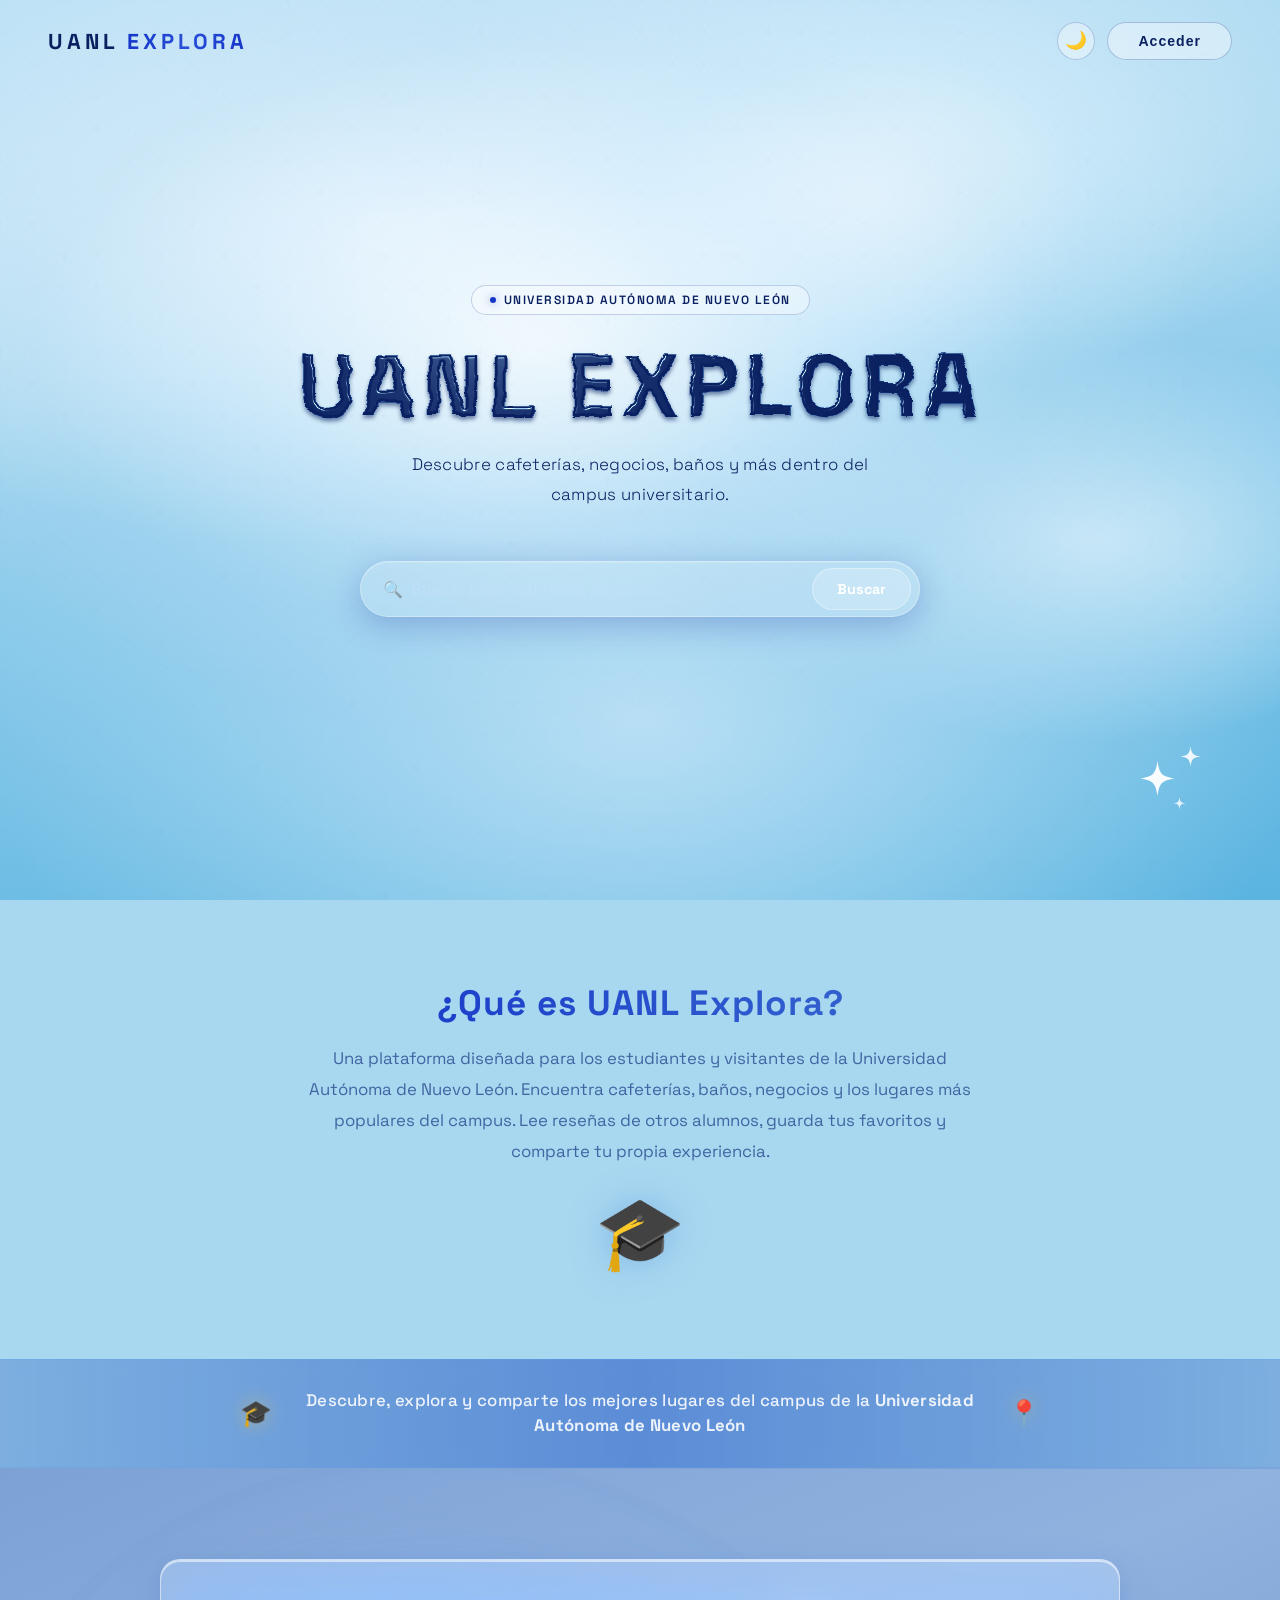
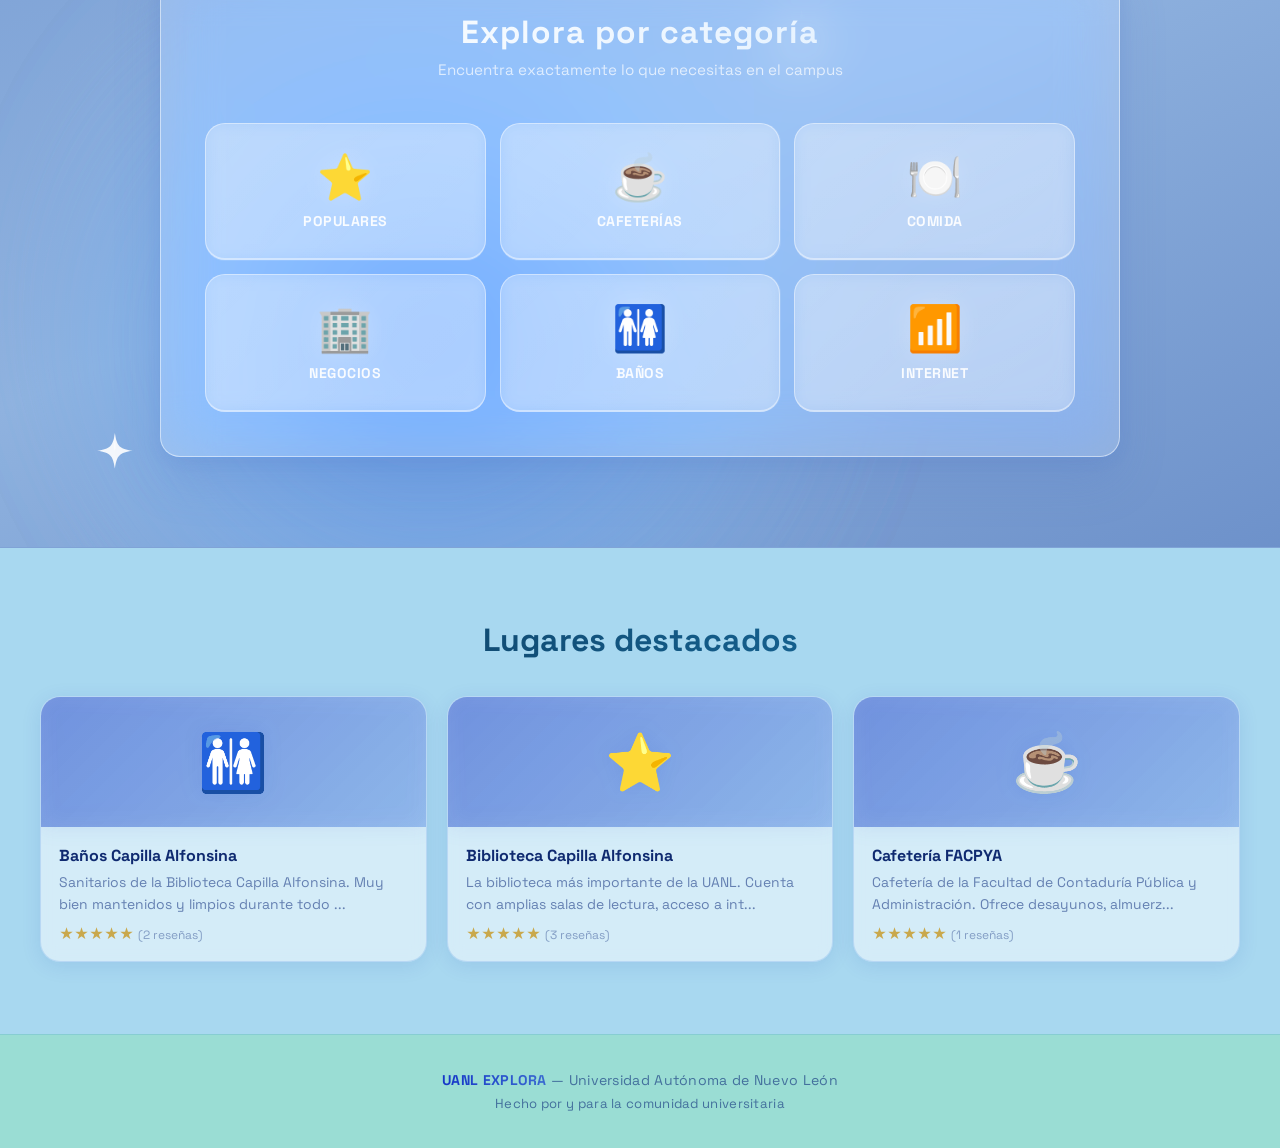
<file: index.html>
<!DOCTYPE html>
<html lang="es">
<head>
  <meta charset="UTF-8">
  <meta name="viewport" content="width=device-width, initial-scale=1.0">
  <title>UANL Explora</title>
  <link rel="preconnect" href="https://fonts.googleapis.com">
  <link rel="preconnect" href="https://fonts.gstatic.com" crossorigin>
  <link href="https://fonts.googleapis.com/css2?family=Space+Grotesk:wght@300;400;500;600;700&family=Inter:wght@300;400;600;700;800;900&display=swap" rel="stylesheet">
  <link rel="stylesheet" href="styles.css">
  <style>
    body { font-family: 'Space Grotesk', 'Inter', 'Segoe UI', Arial, sans-serif; }
  </style>
</head>
<body>

<!-- ===== HERO ===== -->
<section class="landing-hero">

  <!-- Fondo con orbes -->
  <div class="hero-bg" id="hero-bg"></div>
  <!-- Canvas de puntos interactivos -->
  <canvas id="hero-dot-canvas"></canvas>

  <!-- Estrellas sparkle decorativas (modo claro) -->
  <svg class="hero-sparkles-light" xmlns="http://www.w3.org/2000/svg" viewBox="0 0 400 300" aria-hidden="true">
    <!-- Estrella grande -->
    <g transform="translate(270,210)">
      <path d="M0,-32 C3.5,-8 8,-3.5 32,0 C8,3.5 3.5,8 0,32 C-3.5,8 -8,3.5 -32,0 C-8,-3.5 -3.5,-8 0,-32Z"
        fill="#ffffff" opacity=".95"/>
      <path d="M0,-32 C1,-11 3,-5 0,0 C-3,-5 -1,-11 0,-32Z" fill="rgba(255,255,255,.6)"/>
    </g>
    <!-- Estrella mediana -->
    <g transform="translate(330,170)">
      <path d="M0,-18 C2,-4.5 4.5,-2 18,0 C4.5,2 2,4.5 0,18 C-2,4.5 -4.5,2 -18,0 C-4.5,-2 -2,-4.5 0,-18Z"
        fill="#ffffff" opacity=".88"/>
      <path d="M0,-18 C.6,-6 1.8,-2.5 0,0 C-1.8,-2.5 -.6,-6 0,-18Z" fill="rgba(255,255,255,.55)"/>
    </g>
    <!-- Estrella pequeña -->
    <g transform="translate(310,255)">
      <path d="M0,-11 C1.2,-2.8 2.8,-1.2 11,0 C2.8,1.2 1.2,2.8 0,11 C-1.2,2.8 -2.8,1.2 -11,0 C-2.8,-1.2 -1.2,-2.8 0,-11Z"
        fill="#ffffff" opacity=".80"/>
    </g>
  </svg>

  <!-- Topbar transparente -->
  <div class="landing-topbar" id="landing-topbar">
    <div class="landing-logo">UANL <span class="gold">EXPLORA</span></div>
    <div class="landing-topbar-right">
      <button class="landing-theme-btn" id="landing-theme-btn" onclick="toggleDarkMode()" title="Cambiar tema"></button>
      <button class="btn-acceder-hero" onclick="window.location.href='registro.html'">Acceder</button>
    </div>
  </div>

  <!-- Filtros SVG para efecto metálico líquido en el título -->
  <svg style="position:absolute;width:0;height:0;overflow:hidden" aria-hidden="true">
    <defs>
      <filter id="liquid-metal" x="-5%" y="-15%" width="110%" height="140%" color-interpolation-filters="sRGB">
        <!-- Distorsión líquida suave -->
        <feTurbulence type="turbulence" baseFrequency="0.018 0.032" numOctaves="4" seed="5" result="noise"/>
        <feDisplacementMap in="SourceGraphic" in2="noise" scale="7" xChannelSelector="R" yChannelSelector="G" result="warped"/>
        <!-- Iluminación especular para el brillo metálico -->
        <feGaussianBlur in="warped" stdDeviation="1.2" result="blurred"/>
        <feSpecularLighting in="blurred" surfaceScale="5" specularConstant="1.4" specularExponent="28"
          lighting-color="#a8d8ff" result="specular">
          <fePointLight x="200" y="-120" z="180"/>
        </feSpecularLighting>
        <feComposite in="specular" in2="warped" operator="in" result="specularClipped"/>
        <feBlend in="warped" in2="specularClipped" mode="screen" result="metallic"/>
        <!-- Sombra interior para profundidad 3D -->
        <feDropShadow dx="0" dy="3" stdDeviation="2" flood-color="#082060" flood-opacity=".55" result="withShadow"/>
      </filter>

      <!-- Gradiente metálico azul del título -->
      <linearGradient id="metalGrad" x1="0%" y1="0%" x2="0%" y2="100%">
        <stop offset="0%"   stop-color="#a8dcff"/>
        <stop offset="18%"  stop-color="#60b8f8"/>
        <stop offset="38%"  stop-color="#1a80e0"/>
        <stop offset="52%"  stop-color="#0858b8"/>
        <stop offset="68%"  stop-color="#1878d8"/>
        <stop offset="82%"  stop-color="#4aaaf0"/>
        <stop offset="100%" stop-color="#c0e8ff"/>
      </linearGradient>
    </defs>
  </svg>

  <!-- Centro -->
  <div class="landing-center">
    <div class="hero-badge"><span class="hero-badge-dot"></span>Universidad Autónoma de Nuevo León</div>
    <h1 class="landing-title"><span class="word-uanl">UANL</span> <span class="gold">EXPLORA</span></h1>
    <p class="landing-subtitle">Descubre cafeterías, negocios, baños y más dentro del campus universitario.</p>

    <!-- Barra de búsqueda principal -->
    <div class="hero-search-wrap" id="hero-search-wrap">
      <div class="hero-searchbar">
        <input type="text" id="hero-search-input" placeholder="🔍  Buscar lugar, cafetería, negocio..."
          onkeydown="heroSearch(event)" onfocus="abrirCatsHero()" autocomplete="off">
        <button class="hero-searchbar-btn" onclick="heroSearchGo()">Buscar</button>
      </div>

      <!-- Dropdown de categorías (aparece al tocar el buscador) -->
      <div class="hero-cats-dropdown" id="hero-cats-dropdown">
        <div class="hero-cats-title">Explorar categorías</div>
        <div class="hero-cats-grid">
          <a href="populares.html"  class="hero-cat-chip"><span>⭐</span> Populares</a>
          <a href="cafeterias.html" class="hero-cat-chip"><span>☕</span> Cafeterías</a>
          <a href="comida.html"     class="hero-cat-chip"><span>🍽️</span> Comida</a>
          <a href="negocios.html"   class="hero-cat-chip"><span>🏢</span> Negocios</a>
          <a href="banos.html"      class="hero-cat-chip"><span>🚻</span> Baños</a>
          <a href="internet.html"   class="hero-cat-chip"><span>📶</span> Internet</a>
        </div>
      </div>
    </div>
  </div>

  <!-- Scroll hint -->


</section>

<!-- ===== SECCIONES ===== -->
<div class="landing-sections">

  <!-- Sobre la app -->
  <div class="section-about">
    <div class="section-about-text">
      <h2>¿Qué es UANL Explora?</h2>
      <p>Una plataforma diseñada para los estudiantes y visitantes de la Universidad Autónoma de Nuevo León. Encuentra cafeterías, baños, negocios y los lugares más populares del campus. Lee reseñas de otros alumnos, guarda tus favoritos y comparte tu propia experiencia.</p>
    </div>
    <div class="section-about-icon">🎓</div>
  </div>

  <!-- Listón decorativo -->
  <div class="section-liston">
    <span class="liston-icon">🎓</span>
    <p>Descubre, explora y comparte los mejores lugares del campus de la <strong>Universidad Autónoma de Nuevo León</strong></p>
    <span class="liston-icon">📍</span>
  </div>

  <!-- Categorías Bento Grid -->
  <div class="section-categorias">

    <!-- Decoración modo oscuro: orbe azul + anillos orbitales + estrellas metálicas -->
    <svg class="cats-bg-svg cats-bg-dark" xmlns="http://www.w3.org/2000/svg" viewBox="0 0 1000 420" preserveAspectRatio="xMidYMid slice" aria-hidden="true">
      <defs>
        <!-- Orbe azul central -->
        <radialGradient id="orbGlow" cx="50%" cy="50%" r="50%">
          <stop offset="0%"   stop-color="#2a7fe8" stop-opacity=".85"/>
          <stop offset="35%"  stop-color="#1a5abf" stop-opacity=".60"/>
          <stop offset="70%"  stop-color="#0d3080" stop-opacity=".25"/>
          <stop offset="100%" stop-color="#050d20" stop-opacity="0"/>
        </radialGradient>
        <!-- Gradiente metálico para estrellas -->
        <radialGradient id="starMetal" cx="35%" cy="28%" r="65%">
          <stop offset="0%"   stop-color="#d0d8e8" stop-opacity="1"/>
          <stop offset="20%"  stop-color="#8090b0" stop-opacity="1"/>
          <stop offset="50%"  stop-color="#1a2035" stop-opacity="1"/>
          <stop offset="80%"  stop-color="#080c18" stop-opacity="1"/>
          <stop offset="100%" stop-color="#404860" stop-opacity="1"/>
        </radialGradient>
        <radialGradient id="starMetal2" cx="38%" cy="30%" r="62%">
          <stop offset="0%"   stop-color="#c8d4e6" stop-opacity="1"/>
          <stop offset="18%"  stop-color="#7080a0" stop-opacity="1"/>
          <stop offset="48%"  stop-color="#151828" stop-opacity="1"/>
          <stop offset="78%"  stop-color="#060910" stop-opacity="1"/>
          <stop offset="100%" stop-color="#383c52" stop-opacity="1"/>
        </radialGradient>
      </defs>

      <!-- Orbe resplandeciente -->
      <ellipse cx="500" cy="210" rx="320" ry="200" fill="url(#orbGlow)"/>

      <!-- Anillo orbital 1 -->
      <ellipse cx="500" cy="210" rx="380" ry="145"
        fill="none" stroke="rgba(160,190,230,.30)" stroke-width="1.2"
        transform="rotate(-8,500,210)"/>
      <!-- Anillo orbital 2 (ligeramente desplazado) -->
      <ellipse cx="500" cy="210" rx="365" ry="135"
        fill="none" stroke="rgba(140,175,220,.20)" stroke-width=".8"
        transform="rotate(-8,500,210)"/>

      <!-- Estrella sparkle grande — derecha centro -->
      <g transform="translate(860,195)">
        <path d="M0,-28 C3,-7 7,-3 28,0 C7,3 3,7 0,28 C-3,7 -7,3 -28,0 C-7,-3 -3,-7 0,-28Z"
          fill="url(#starMetal)"/>
        <!-- brillo especular -->
        <path d="M0,-28 C1,-10 3,-4 0,0 C-3,-4 -1,-10 0,-28Z" fill="rgba(255,255,255,.55)"/>
      </g>

      <!-- Estrella sparkle pequeña — cerca de la grande -->
      <g transform="translate(820,155)">
        <path d="M0,-13 C1.5,-3.5 3.5,-1.5 13,0 C3.5,1.5 1.5,3.5 0,13 C-1.5,3.5 -3.5,1.5 -13,0 C-3.5,-1.5 -1.5,-3.5 0,-13Z"
          fill="url(#starMetal2)"/>
        <path d="M0,-13 C.5,-4.5 1.5,-2 0,0 C-1.5,-2 -.5,-4.5 0,-13Z" fill="rgba(255,255,255,.45)"/>
      </g>

      <!-- Estrella sparkle mediana — izquierda inferior -->
      <g transform="translate(155,295)">
        <path d="M0,-22 C2.5,-5.5 5.5,-2.5 22,0 C5.5,2.5 2.5,5.5 0,22 C-2.5,5.5 -5.5,2.5 -22,0 C-5.5,-2.5 -2.5,-5.5 0,-22Z"
          fill="url(#starMetal)"/>
        <path d="M0,-22 C.8,-8 2.5,-3 0,0 C-2.5,-3 -.8,-8 0,-22Z" fill="rgba(255,255,255,.50)"/>
      </g>

      <!-- Estrella sparkle mini — izquierda superior -->
      <g transform="translate(195,130)">
        <path d="M0,-10 C1,-2.5 2.5,-1 10,0 C2.5,1 1,2.5 0,10 C-1,2.5 -2.5,1 -10,0 C-2.5,-1 -1,-2.5 0,-10Z"
          fill="url(#starMetal2)"/>
        <path d="M0,-10 C.4,-3 1,-1.5 0,0 C-1,-1.5 -.4,-3 0,-10Z" fill="rgba(255,255,255,.40)"/>
      </g>
    </svg>

    <!-- Decoración modo claro: orbe blanco suave + estrellas sparkle blancas -->
    <svg class="cats-bg-svg cats-bg-light" xmlns="http://www.w3.org/2000/svg" viewBox="0 0 1000 420" preserveAspectRatio="xMidYMid slice" aria-hidden="true">
      <defs>
        <!-- Fondo degradado azul-lavanda -->
        <linearGradient id="bgLight" x1="0%" y1="0%" x2="100%" y2="100%">
          <stop offset="0%"   stop-color="#7b9fd4"/>
          <stop offset="45%"  stop-color="#8fb2df"/>
          <stop offset="100%" stop-color="#6a8ec8"/>
        </linearGradient>
        <!-- Orbe circular celeste difuminado — sin blanco -->
        <radialGradient id="orbLight" cx="42%" cy="55%" r="48%">
          <stop offset="0%"   stop-color="#5a90e0" stop-opacity=".70"/>
          <stop offset="30%"  stop-color="#6aa0e8" stop-opacity=".45"/>
          <stop offset="65%"  stop-color="#7ab0ee" stop-opacity=".20"/>
          <stop offset="100%" stop-color="#8aaed8" stop-opacity="0"/>
        </radialGradient>
      </defs>

      <!-- Fondo completo -->
      <rect width="1000" height="420" fill="url(#bgLight)"/>

      <!-- Orbe/arco blanco difuminado (igual que la imagen) -->
      <ellipse cx="420" cy="260" rx="310" ry="290" fill="url(#orbLight)" filter="url(#blurLight)"/>
      <filter id="blurLight">
        <feGaussianBlur stdDeviation="18"/>
      </filter>
      <ellipse cx="420" cy="260" rx="310" ry="290" fill="url(#orbLight)" filter="url(#blurLight)"/>

      <!-- Estrella sparkle blanca — superior centro-derecha -->
      <g transform="translate(600,105)">
        <path d="M0,-18 C2,-4.5 4.5,-2 18,0 C4.5,2 2,4.5 0,18 C-2,4.5 -4.5,2 -18,0 C-4.5,-2 -2,-4.5 0,-18Z"
          fill="#ffffff" opacity=".95"/>
        <path d="M0,-18 C.6,-6 1.8,-2.5 0,0 C-1.8,-2.5 -.6,-6 0,-18Z" fill="rgba(255,255,255,.6)"/>
      </g>

      <!-- Estrella sparkle blanca pequeña — inferior izquierda -->
      <g transform="translate(175,360)">
        <path d="M0,-11 C1.2,-2.8 2.8,-1.2 11,0 C2.8,1.2 1.2,2.8 0,11 C-1.2,2.8 -2.8,1.2 -11,0 C-2.8,-1.2 -1.2,-2.8 0,-11Z"
          fill="#ffffff" opacity=".90"/>
        <path d="M0,-11 C.4,-3.5 1,-1.5 0,0 C-1,-1.5 -.4,-3.5 0,-11Z" fill="rgba(255,255,255,.55)"/>
      </g>
    </svg>

    <div class="section-categorias-inner">
    <h2>Explora por categoría</h2>
    <p class="section-sub">Encuentra exactamente lo que necesitas en el campus</p>

    <div class="bento-grid">
      <a href="populares.html"  class="bento-card bento-populares">
        <div class="cat-icon">⭐</div>
        <div class="cat-name">Populares</div>
      </a>
      <a href="cafeterias.html" class="bento-card bento-cafeterias">
        <div class="cat-icon">☕</div>
        <div class="cat-name">Cafeterías</div>
      </a>
      <a href="comida.html"     class="bento-card bento-comida">
        <div class="cat-icon">🍽️</div>
        <div class="cat-name">Comida</div>
      </a>
      <a href="negocios.html"   class="bento-card bento-negocios">
        <div class="cat-icon">🏢</div>
        <div class="cat-name">Negocios</div>
      </a>
      <a href="banos.html"      class="bento-card bento-banos">
        <div class="cat-icon">🚻</div>
        <div class="cat-name">Baños</div>
      </a>
      <a href="internet.html"   class="bento-card bento-internet">
        <div class="cat-icon">📶</div>
        <div class="cat-name">Internet</div>
      </a>
    </div>
    </div><!-- /section-categorias-inner -->
  </div>

  <!-- Destacados -->
  <div class="section-destacados">
    <h2>Lugares destacados</h2>
    <div class="destacados-grid" id="destacados-grid">
      <p style="color:var(--texto-suave)">Cargando...</p>
    </div>
  </div>

</div>

<!-- ===== FOOTER ===== -->
<footer class="landing-footer">
  <p><strong>UANL EXPLORA</strong> &mdash; Universidad Autónoma de Nuevo León</p>
  <p style="margin-top:6px;font-size:.82rem">Hecho por y para la comunidad universitaria</p>
</footer>

<script src="script.js"></script>
<script>
// Tema en landing
function updateLandingThemeBtn() {
  var btn = document.getElementById('landing-theme-btn');
  if (!btn) return;
  btn.textContent = isDarkMode() ? '☀️' : '🌙';
  btn.title = isDarkMode() ? 'Modo claro' : 'Modo oscuro';
}
// Sobrescribir toggleDarkMode para actualizar el botón de la landing también
var _origToggle = toggleDarkMode;
toggleDarkMode = function() {
  _origToggle();
  updateLandingThemeBtn();
};
updateLandingThemeBtn();

// Topbar scroll
window.addEventListener('scroll', function() {
  var topbar = document.getElementById('landing-topbar');
  if (window.scrollY > 40) topbar.classList.add('scrolled');
  else topbar.classList.remove('scrolled');
}, { passive: true });

// ── Puntos con efecto antigravedad (repulsión + spring de vuelta) ──
(function() {
  var canvas = document.getElementById('hero-dot-canvas');
  var hero   = document.querySelector('.landing-hero');
  if (!canvas || !hero) return;

  var ctx     = canvas.getContext('2d');
  var SPACING = 32;    // separación entre puntos
  var BASE_R  = 1.8;   // radio base del punto
  var PUSH_R  = 42;    // radio de repulsión del cursor
  var PUSH_F  = 0.38;  // fuerza de empuje (0..1)
  var SPRING  = 0.08;  // velocidad de retorno al origen
  var DAMPING = 0.72;  // amortiguación de velocidad

  function getColors() {
    return document.body.classList.contains('dark-mode')
      ? [[0,160,255],[90,0,230],[0,210,195],[110,180,255],[170,80,255]]
      : [[15,80,140],[30,120,180],[10,60,110],[50,140,200],[20,100,160]];
  }

  var mouse = { x: -9999, y: -9999 };
  var dots  = [];
  var W, H;

  function resize() {
    W = canvas.width  = hero.offsetWidth;
    H = canvas.height = hero.offsetHeight;
    buildDots();
  }

  function buildDots() {
    var COLORS = getColors();
    dots = [];
    var cols = Math.ceil(W / SPACING) + 1;
    var rows = Math.ceil(H / SPACING) + 1;
    for (var r = 0; r < rows; r++) {
      for (var c = 0; c < cols; c++) {
        var hx = c * SPACING, hy = r * SPACING;
        var ci = (r * 7 + c * 13) % COLORS.length;
        dots.push({
          hx: hx, hy: hy,   // posición home
          x:  hx, y:  hy,   // posición actual
          vx: 0,  vy: 0,    // velocidad
          ci: ci
        });
      }
    }
  }

  function draw() {
    var COLORS = getColors();
    ctx.clearRect(0, 0, W, H);
    var mx = mouse.x, my = mouse.y;
    var dark = document.body.classList.contains('dark-mode');

    for (var i = 0; i < dots.length; i++) {
      var d  = dots[i];

      // Vector desde cursor al punto
      var dxM = d.x - mx, dyM = d.y - my;
      var distM = Math.sqrt(dxM * dxM + dyM * dyM);

      if (distM < PUSH_R && distM > 0) {
        // Fuerza de repulsión: mayor cuanto más cerca
        var force = (1 - distM / PUSH_R) * PUSH_F * (PUSH_R / Math.max(distM, 8));
        d.vx += (dxM / distM) * force * 12;
        d.vy += (dyM / distM) * force * 12;
      }

      // Spring de vuelta al home
      d.vx += (d.hx - d.x) * SPRING;
      d.vy += (d.hy - d.y) * SPRING;

      // Amortiguación
      d.vx *= DAMPING;
      d.vy *= DAMPING;

      // Integrar posición
      d.x += d.vx;
      d.y += d.vy;

      // Calcular t para el color/tamaño (basado en distancia al home)
      var ddx = d.x - d.hx, ddy = d.y - d.hy;
      var disp = Math.sqrt(ddx*ddx + ddy*ddy);
      var t = Math.min(1, disp / 28); // 0..1 según cuánto se movió

      var col   = COLORS[d.ci];
      var alpha = dark ? (0.08 + t * 0.82) : (0.10 + t * 0.55);
      var rr    = BASE_R + t * 3.2;

      ctx.beginPath();
      ctx.arc(d.x, d.y, rr, 0, Math.PI * 2);

      if (t > 0.05) {
        ctx.shadowColor = 'rgba(' + col[0] + ',' + col[1] + ',' + col[2] + ',' + Math.min(1, t * 1.1).toFixed(2) + ')';
        ctx.shadowBlur  = t * 18;
      }
      ctx.fillStyle = 'rgba(' + col[0] + ',' + col[1] + ',' + col[2] + ',' + alpha.toFixed(2) + ')';
      ctx.fill();
      ctx.shadowBlur = 0;
    }

    requestAnimationFrame(draw);
  }

  hero.addEventListener('mousemove', function(e) {
    var r  = hero.getBoundingClientRect();
    mouse.x = e.clientX - r.left;
    mouse.y = e.clientY - r.top;
  });
  hero.addEventListener('mouseleave', function() { mouse.x = -9999; mouse.y = -9999; });

  window.addEventListener('resize', resize);
  resize();
  draw();
})();

// Dropdown categorías del buscador
function abrirCatsHero() {
  document.getElementById('hero-cats-dropdown').classList.add('open');
}
document.addEventListener('click', function(e) {
  var wrap = document.getElementById('hero-search-wrap');
  if (wrap && !wrap.contains(e.target)) {
    var dd = document.getElementById('hero-cats-dropdown');
    if (dd) dd.classList.remove('open');
  }
});

// Búsqueda hero
function heroSearch(e) {
  if (e.key === 'Enter') heroSearchGo();
}

// Mapa de palabras clave → página de categoría
var HERO_CATS = [
  { page: 'cafeterias.html', keys: ['cafeteria','cafetería','café','cafe','cafeterias','cafeterías'] },
  { page: 'comida.html',     keys: ['comida','tacos','taco','comer','restaurante','restaurant','food','hamburguesa','pizza','torta'] },
  { page: 'negocios.html',   keys: ['negocio','negocios','tienda','libreria','librería','imprimir','impresiones','copias','papeleria','papelería','servicio'] },
  { page: 'banos.html',      keys: ['baño','bano','baños','banos','sanitario','sanitarios','wc','toilette'] },
  { page: 'internet.html',   keys: ['internet','wifi','wi-fi','red','conexion','conexión','señal'] },
  { page: 'populares.html',  keys: ['popular','populares','top','mejor','mejores','recomendado','recomendados'] },
];

function heroSearchGo() {
  var raw = document.getElementById('hero-search-input').value.trim();
  if (!raw) return;
  var q = raw.toLowerCase().normalize('NFD').replace(/[\u0300-\u036f]/g, '');

  // 1. ¿Coincide exactamente con una categoría?
  for (var i = 0; i < HERO_CATS.length; i++) {
    var cat = HERO_CATS[i];
    for (var j = 0; j < cat.keys.length; j++) {
      if (q === cat.keys[j] || q.includes(cat.keys[j])) {
        window.location.href = cat.page;
        return;
      }
    }
  }

  // 2. ¿Coincide con algún lugar conocido?
  var todos = getLugares();
  var normalizar = function(s) {
    return s.toLowerCase().normalize('NFD').replace(/[\u0300-\u036f]/g, '');
  };
  var match = todos.find(function(l) {
    return normalizar(l.nombre).includes(q) || normalizar(l.descripcion).includes(q);
  });
  if (match) {
    // Redirigir a la página de su categoría con el query
    var catPage = {
      cafeterias: 'cafeterias.html',
      comida:     'comida.html',
      negocios:   'negocios.html',
      banos:      'banos.html',
      internet:   'internet.html',
    }[match.categoria] || 'populares.html';
    window.location.href = catPage + '?q=' + encodeURIComponent(raw);
    return;
  }

  // 3. Búsqueda general en populares
  window.location.href = 'populares.html?q=' + encodeURIComponent(raw);
}

document.addEventListener('DOMContentLoaded', function() {
  var top3 = getTop10().slice(0, 3);
  var grid = document.getElementById('destacados-grid');
  if (!top3.length) { grid.innerHTML = '<p style="color:var(--texto-suave)">Sin datos aún.</p>'; return; }
  grid.innerHTML = top3.map(function(l) {
    return '<div class="dest-card">' +
      '<div class="dest-card-img">' + getCategoryIcon(l.categoria) + '</div>' +
      '<div class="dest-card-body">' +
        '<h3>' + l.nombre + '</h3>' +
        '<p>' + l.descripcion.slice(0, 90) + '...</p>' +
        '<div class="dest-card-stars">' + renderEstrellas(l.promedio) +
          ' <small>(' + l.resenas.length + ' reseñas)</small>' +
        '</div>' +
      '</div>' +
    '</div>';
  }).join('');
});
</script>
</body>
</html>
</file>
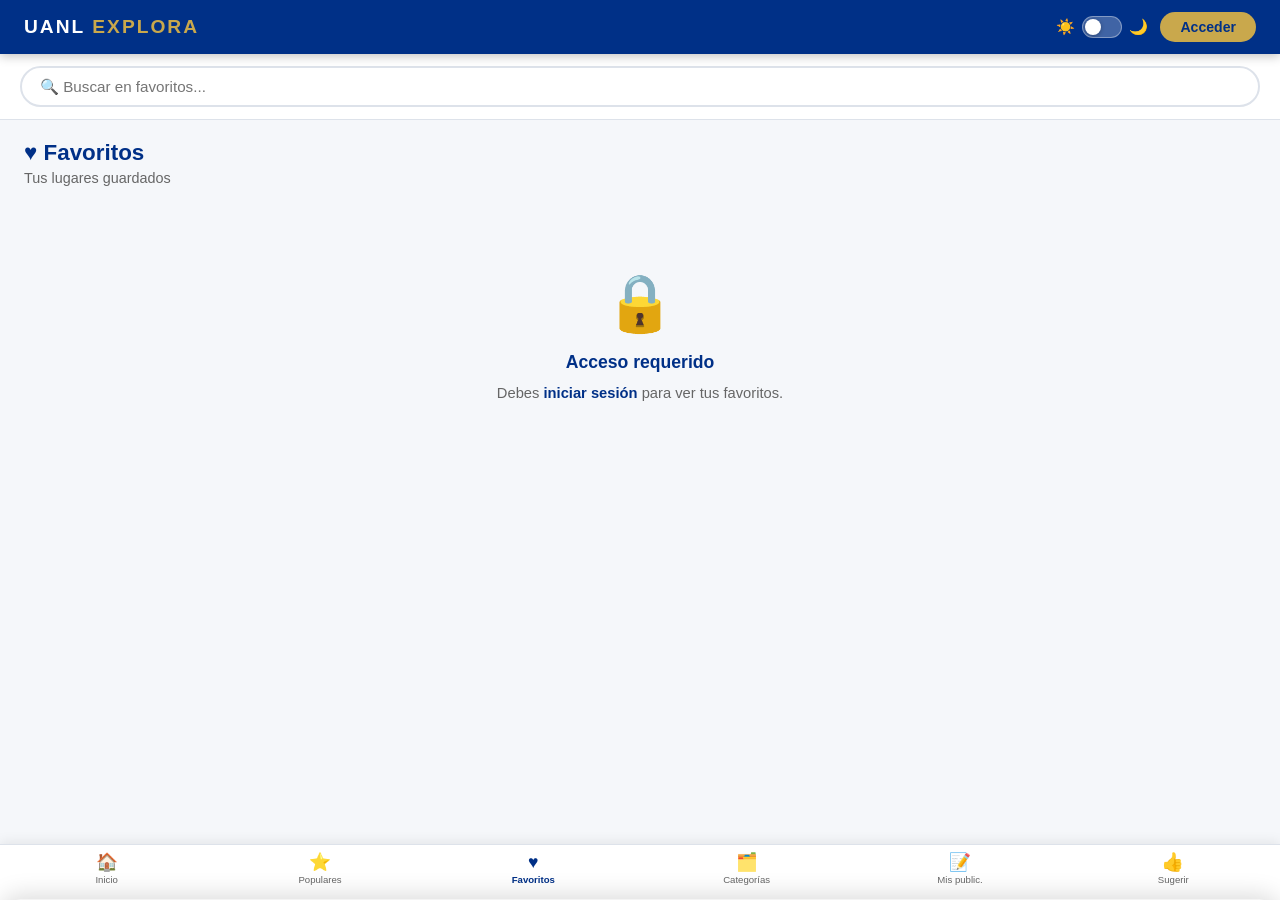
<file: favoritos.html>
<!DOCTYPE html>
<html lang="es">
<head>
  <meta charset="UTF-8">
  <meta name="viewport" content="width=device-width, initial-scale=1.0">
  <title>Favoritos – UANL Explora</title>
  <link rel="stylesheet" href="styles.css">
</head>
<body>

<header id="app-header"></header>

<div class="app-search">
  <input type="text" id="buscador" placeholder="🔍 Buscar en favoritos..." oninput="filtrar(this.value)">
</div>

<h2 class="page-title">♥ Favoritos</h2>
<p class="page-subtitle">Tus lugares guardados</p>

<div class="cards-container" id="cards-container"></div>

<nav id="bottom-nav"></nav>

<script src="script.js"></script>
<script>
var lugaresFav = [];

document.addEventListener('DOMContentLoaded', function() {
  renderHeader();
  renderBottomNav('favoritos');
  renderModalSugerir();

  var usuario = getUsuarioActual();
  if (!usuario) {
    document.getElementById('cards-container').innerHTML =
      '<div class="empty-state">' +
        '<div class="empty-icon">🔒</div>' +
        '<h3>Acceso requerido</h3>' +
        '<p>Debes <a href="registro.html">iniciar sesión</a> para ver tus favoritos.</p>' +
      '</div>';
    return;
  }

  var favIds = getFavoritos();
  var todos  = getLugares();
  lugaresFav = todos.filter(function(l) { return favIds.indexOf(l.id) !== -1; });
  renderCards(lugaresFav);
});

function renderCards(lista) {
  var container = document.getElementById('cards-container');
  if (!lista.length) {
    container.innerHTML =
      '<div class="empty-state">' +
        '<div class="empty-icon">♡</div>' +
        '<h3>Aún no se ha guardado nada en favoritos</h3>' +
        '<p>Explora los lugares del campus y toca <strong>♡ Favorito</strong> en los que más te gusten.</p>' +
        '<br><a href="populares.html" style="color:var(--azul);font-weight:700">Ver lugares populares →</a>' +
      '</div>';
    return;
  }
  container.innerHTML = lista.map(function(l) { return renderCard(l); }).join('');
}

function filtrar(query) {
  var q = query.toLowerCase();
  renderCards(lugaresFav.filter(function(l) {
    return l.nombre.toLowerCase().includes(q) || l.descripcion.toLowerCase().includes(q);
  }));
}
</script>
</body>
</html>
</file>
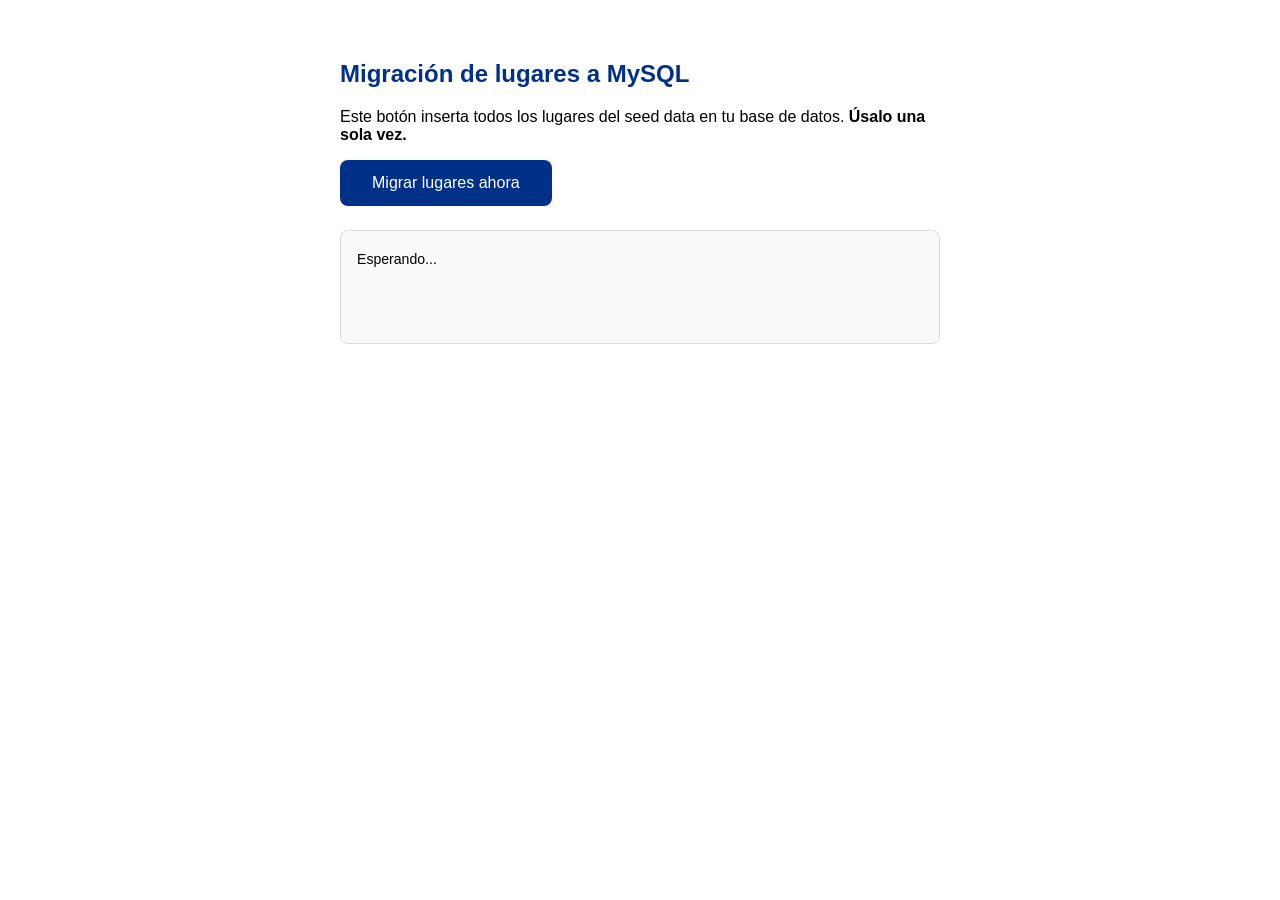
<file: migracion.html>
<!DOCTYPE html>
<html lang="es">
<head>
  <meta charset="UTF-8">
  <title>Migración – UANL Explora</title>
  <style>
    body { font-family: Arial, sans-serif; max-width: 600px; margin: 60px auto; padding: 0 20px; }
    h2 { color: #003087; }
    button { background: #003087; color: white; border: none; padding: 14px 32px;
             font-size: 1rem; border-radius: 8px; cursor: pointer; }
    button:hover { background: #1a5ca8; }
    button:disabled { background: #999; cursor: not-allowed; }
    #log { margin-top: 24px; border: 1px solid #ddd; border-radius: 8px;
           padding: 16px; background: #f9f9f9; min-height: 80px; font-size: .88rem; line-height: 1.8; }
    .ok  { color: #155724; }
    .err { color: #721c24; }
    .fin { color: #003087; font-weight: bold; }
  </style>
</head>
<body>
  <h2>Migración de lugares a MySQL</h2>
  <p>Este botón inserta todos los lugares del seed data en tu base de datos. <strong>Úsalo una sola vez.</strong></p>
  <button id="btn" onclick="migrar()">Migrar lugares ahora</button>
  <div id="log">Esperando...</div>

<script src="script.js"></script>
<script>
var API = 'https://uanl-explora-backend.onrender.com';

function log(msg, tipo) {
  var div = document.getElementById('log');
  div.innerHTML += '<span class="' + (tipo||'') + '">' + msg + '</span><br>';
}

async function migrar() {
  var btn = document.getElementById('btn');
  btn.disabled = true;
  document.getElementById('log').innerHTML = '';

  // Tomar lugares del localStorage (incluye seed data)
  var lugares = getLugares();
  log('Se encontraron ' + lugares.length + ' lugares en localStorage.');

  var exitosos = 0;
  var errores  = 0;

  for (var i = 0; i < lugares.length; i++) {
    var l = lugares[i];
    try {
      var res = await fetch(API + '/lugares', {
        method: 'POST',
        headers: { 'Content-Type': 'application/json' },
        body: JSON.stringify({
          nombre:      l.nombre,
          categoria:   l.categoria,
          descripcion: l.descripcion,
          imagen:      l.imagen || null
        })
      });
      var data = await res.json();
      if (!res.ok) {
        log('✗ ' + l.nombre + ' — ' + (data.error || 'error'), 'err');
        errores++;
      } else {
        log('✓ ' + l.nombre + ' (id MySQL: ' + data.id + ')', 'ok');
        exitosos++;
      }
    } catch(e) {
      log('✗ ' + l.nombre + ' — No se pudo conectar al servidor', 'err');
      errores++;
    }
  }

  log('─────────────────────────', '');
  log('Migración terminada: ' + exitosos + ' guardados, ' + errores + ' errores.', 'fin');
  btn.disabled = false;
}
</script>
</body>
</html>
</file>
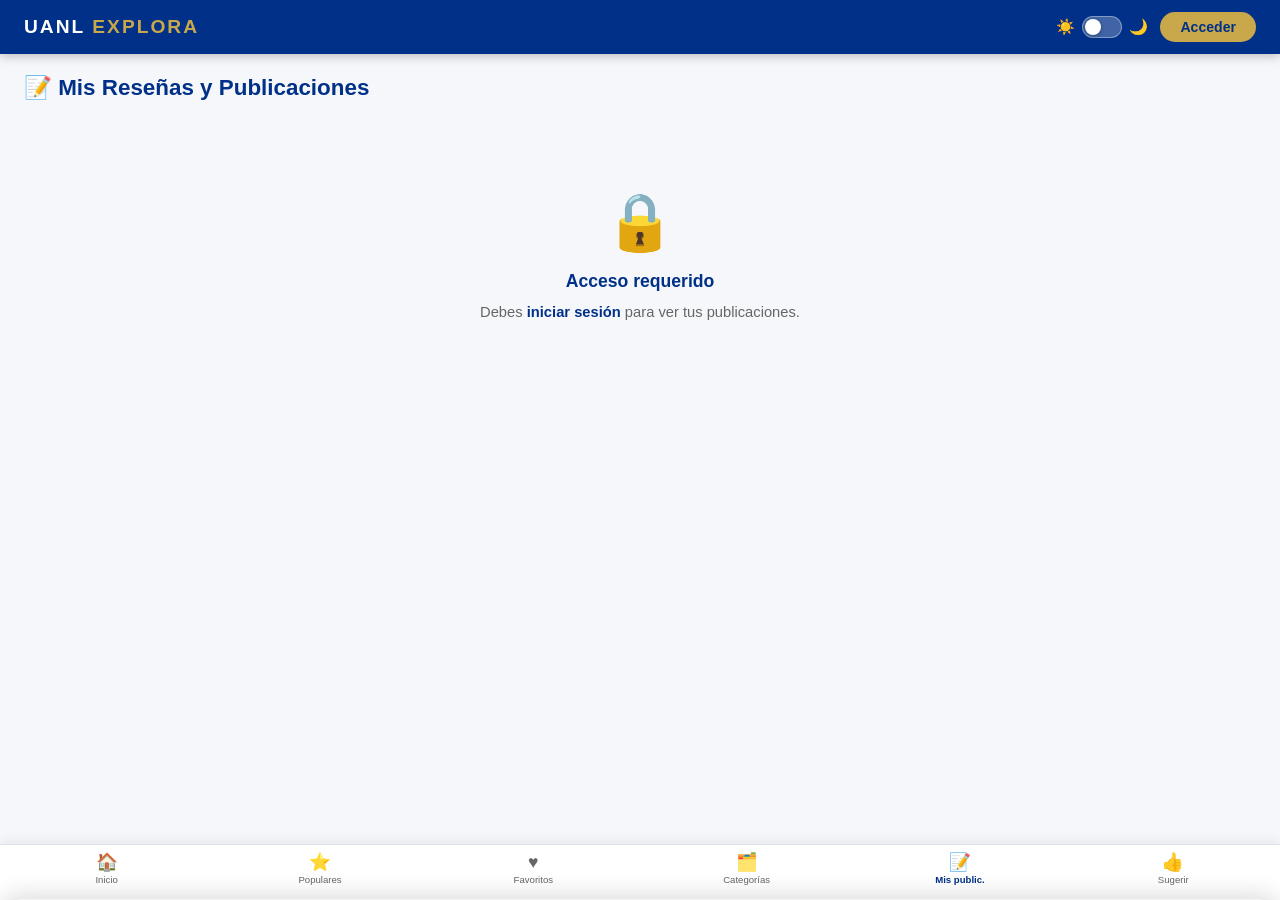
<file: mis-resenas.html>
<!DOCTYPE html>
<html lang="es">
<head>
  <meta charset="UTF-8">
  <meta name="viewport" content="width=device-width, initial-scale=1.0">
  <title>Mis Reseñas y Publicaciones – UANL Explora</title>
  <link rel="stylesheet" href="styles.css">
</head>
<body>

<header id="app-header"></header>

<h2 class="page-title">📝 Mis Reseñas y Publicaciones</h2>
<p class="page-subtitle" id="subtitulo">Cargando...</p>

<div id="cards-container" style="display:flex;flex-direction:column;align-items:center;padding:10px 16px 110px;gap:14px"></div>

<nav id="bottom-nav"></nav>

<script src="script.js"></script>
<script>
var API = 'https://uanl-explora-backend.onrender.com';

document.addEventListener('DOMContentLoaded', function() {
  renderHeader();
  renderBottomNav('mis-resenas');
  renderModalSugerir();

  var usuario = getUsuarioActual();
  if (!usuario) {
    document.getElementById('subtitulo').textContent = '';
    document.getElementById('cards-container').innerHTML =
      '<div class="empty-state">' +
        '<div class="empty-icon">🔒</div>' +
        '<h3>Acceso requerido</h3>' +
        '<p>Debes <a href="registro.html">iniciar sesión</a> para ver tus publicaciones.</p>' +
      '</div>';
    return;
  }

  var todos = getLugares();
  var misResenas     = [];
  var misPublicaciones = []; // lugares sugeridos por el usuario

  todos.forEach(function(lugar) {
    // Lugar sugerido por este usuario
    if (lugar.autorId && lugar.autorId === usuario.id) {
      misPublicaciones.push(lugar);
    }
    // Reseñas escritas por este usuario
    lugar.resenas.forEach(function(r) {
      if (r.autorId === usuario.id) misResenas.push({ lugar: lugar, resena: r });
    });
  });

  // Negocios publicados por el usuario desde el backend
  var usuarioIdNum = usuario.id.toString().replace('db_', '');
  fetch(API + '/negocios')
    .then(function(r) { return r.json(); })
    .then(function(todosNegocios) {
      var misNegocios = todosNegocios.filter(function(n) {
        return parseInt(n.usuario_id) === parseInt(usuarioIdNum);
      });
      renderTodo(misResenas, misPublicaciones, misNegocios);
    })
    .catch(function() {
      renderTodo(misResenas, misPublicaciones, []);
    });
});

function renderTodo(misResenas, misPublicaciones, misNegocios) {
  var totalPublicaciones = misPublicaciones.length + misNegocios.length;
  var total = misResenas.length + totalPublicaciones;

  document.getElementById('subtitulo').textContent =
    total + ' elemento' + (total !== 1 ? 's' : '') + ' en total';

  var container = document.getElementById('cards-container');

  if (!total) {
    container.innerHTML =
      '<div class="empty-state">' +
        '<div class="empty-icon">📝</div>' +
        '<h3>Aún no cuentas con publicaciones</h3>' +
        '<p>Agrega una reseña en cualquier lugar, sugiere un lugar nuevo o publica tu negocio desde <a href="negocios.html">Negocios</a>.</p>' +
      '</div>';
    return;
  }

  var html = '';

  // --- RESEÑAS ---
  if (misResenas.length) {
    html += '<p class="seccion-label" style="width:100%;max-width:100%">Reseñas (' + misResenas.length + ')</p>';
    html += misResenas.map(function(item) {
      var l = item.lugar;
      var r = item.resena;
      return (
        '<div class="card" style="width:100%;max-width:100%">' +
          '<div class="card-body">' +
            '<div class="card-header-row">' +
              '<div class="card-title-wrap">' +
                '<div class="card-icon">' + getCategoryIcon(l.categoria) + '</div>' +
                '<strong class="card-title">' + l.nombre + '</strong>' +
              '</div>' +
              '<span class="badge badge-' + l.categoria + '">' + getCategoryLabel(l.categoria) + '</span>' +
            '</div>' +
            '<div class="mi-resena-box">' +
              '<div class="estrellas">' + '★'.repeat(r.estrellas) + '☆'.repeat(5 - r.estrellas) + '</div>' +
              '<p class="card-desc">&ldquo;' + r.texto + '&rdquo;</p>' +
              '<small style="color:var(--texto-suave)">' + r.fecha + '</small>' +
            '</div>' +
            '<div style="margin-top:10px">' +
              '<button onclick="borrarResenaDesdePanel(\'' + l.id + '\',\'' + r.id + '\')" style="font-size:.78rem;color:#c0392b;border:1px solid #c0392b;padding:4px 12px;border-radius:8px;background:none;cursor:pointer">🗑 Eliminar reseña</button>' +
            '</div>' +
          '</div>' +
        '</div>'
      );
    }).join('');
  }

  // --- PUBLICACIONES (lugares sugeridos + negocios) ---
  if (totalPublicaciones) {
    html += '<p class="seccion-label" style="width:100%;max-width:100%">Publicaciones (' + totalPublicaciones + ')</p>';

    // Lugares sugeridos via "Sugerir lugar"
    html += misPublicaciones.map(function(l) {
      return (
        '<div class="card" style="width:100%;max-width:100%">' +
          '<div class="card-body">' +
            '<div class="card-header-row">' +
              '<div class="card-title-wrap">' +
                '<div class="card-icon">' + getCategoryIcon(l.categoria) + '</div>' +
                '<strong class="card-title">' + l.nombre + '</strong>' +
              '</div>' +
              '<span class="badge badge-' + l.categoria + '">' + getCategoryLabel(l.categoria) + '</span>' +
            '</div>' +
            '<p class="card-desc">' + l.descripcion + '</p>' +
            '<small style="color:var(--texto-suave)">Lugar sugerido por ti</small>' +
            '<div style="margin-top:10px">' +
              '<button onclick="borrarLugar(\'' + l.id + '\')" style="font-size:.78rem;color:#c0392b;border:1px solid #c0392b;padding:4px 12px;border-radius:8px;background:none;cursor:pointer">🗑 Eliminar publicación</button>' +
            '</div>' +
          '</div>' +
        '</div>'
      );
    }).join('');

    // Negocios publicados desde MySQL
    html += misNegocios.map(function(n) {
      var imgSrc = n.foto ? (n.foto.startsWith('http') ? n.foto : API + '/uploads/' + n.foto) : null;
      return (
        '<div class="negocio-card" id="neg-panel-' + n.id + '">' +
          '<div class="negocio-card-img">' +
            (imgSrc ? '<img src="' + imgSrc + '" alt="' + n.nombre + '">' : '🏢') +
          '</div>' +
          '<div class="negocio-card-body">' +
            '<div style="display:flex;justify-content:space-between;align-items:flex-start;gap:8px">' +
              '<h3>' + n.nombre + '</h3>' +
              (n.categoria ? '<span class="badge badge-negocios">' + n.categoria + '</span>' : '') +
            '</div>' +
            '<div class="negocio-card-meta">' +
              (n.dias      ? '<span>📅 ' + n.dias      + '</span>' : '') +
              (n.horario   ? '<span>🕐 ' + n.horario   + '</span>' : '') +
              (n.ubicacion ? '<span>📍 ' + n.ubicacion + '</span>' : '') +
            '</div>' +
            (n.descripcion ? '<p class="negocio-card-desc">' + n.descripcion + '</p>' : '') +
            '<div style="margin-top:10px">' +
              '<button onclick="borrarNegocio(' + n.id + ')" style="font-size:.78rem;color:#c0392b;border:1px solid #c0392b;padding:4px 12px;border-radius:8px;background:none;cursor:pointer">🗑 Eliminar negocio</button>' +
            '</div>' +
          '</div>' +
        '</div>'
      );
    }).join('');
  }

  container.innerHTML = html;
}

function borrarResenaDesdePanel(lugarId, resenaId) {
  showConfirm('¿Eliminar esta reseña?', function() {
    var lugares = JSON.parse(localStorage.getItem('uanl_lugares') || '[]');
    var lugar = lugares.find(function(l) { return l.id === lugarId; });
    if (!lugar) return;
    lugar.resenas = lugar.resenas.filter(function(r) { return r.id !== resenaId; });
    localStorage.setItem('uanl_lugares', JSON.stringify(lugares));
    showToast('Reseña eliminada.', 'success');
    setTimeout(function() { location.reload(); }, 1600);
  });
}

function borrarLugar(lugarId) {
  showConfirm('¿Eliminar esta publicación?', function() {
    var lugares = JSON.parse(localStorage.getItem('uanl_lugares') || '[]');
    localStorage.setItem('uanl_lugares', JSON.stringify(lugares.filter(function(l) { return l.id !== lugarId; })));
    showToast('Publicación eliminada.', 'success');
    setTimeout(function() { location.reload(); }, 1600);
  });
}

function borrarNegocio(id) {
  showConfirm('¿Eliminar este negocio?', function() {
    fetch(API + '/negocios/' + id, { method: 'DELETE' })
      .then(function() { showToast('Negocio eliminado.', 'success'); setTimeout(function() { location.reload(); }, 1600); })
      .catch(function() { showToast('No se pudo conectar al servidor.', 'error'); });
  });
}
</script>
</body>
</html>
</file>
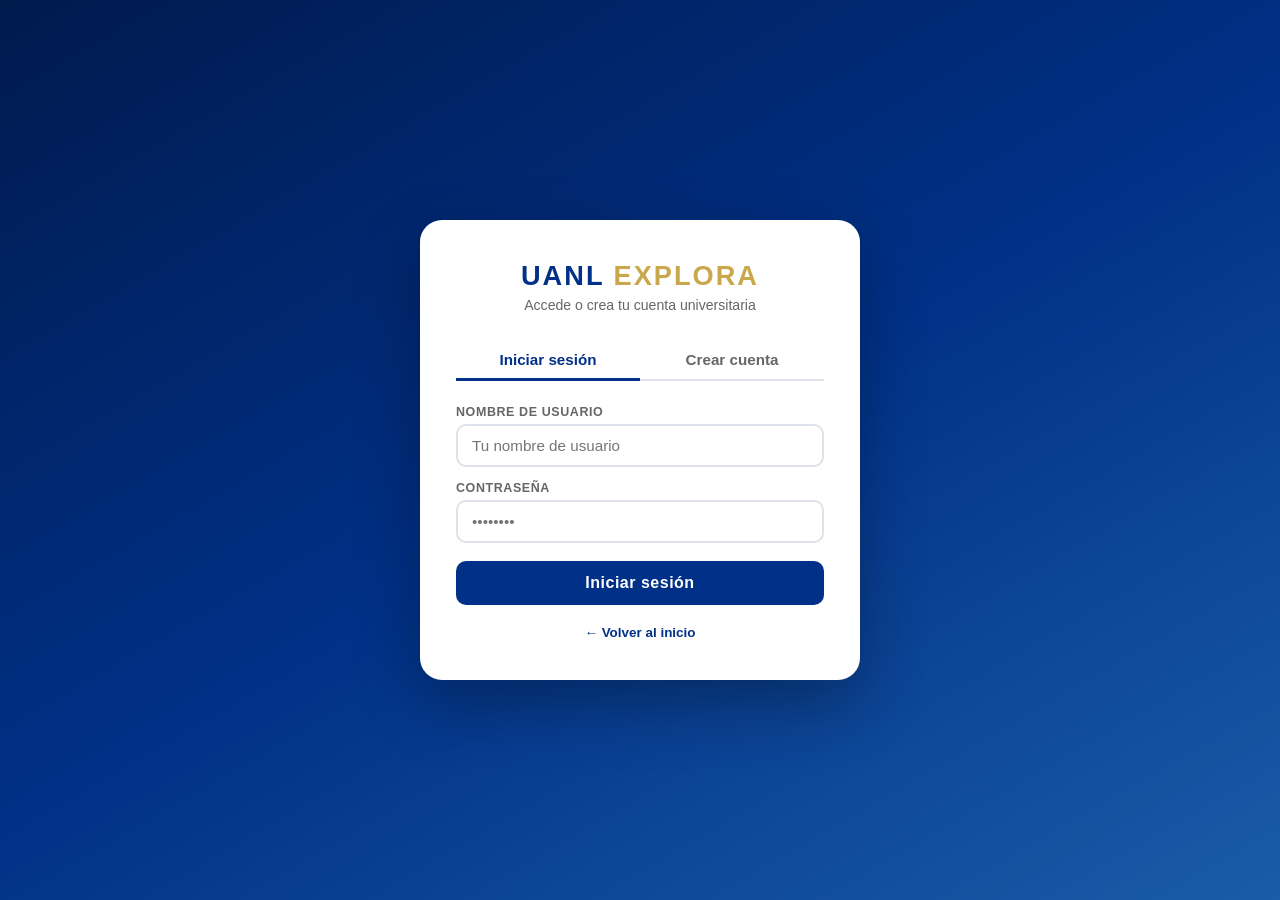
<file: registro.html>
<!DOCTYPE html>
<html lang="es">
<head>
  <meta charset="UTF-8">
  <meta name="viewport" content="width=device-width, initial-scale=1.0">
  <title>Acceder – UANL Explora</title>
  <link rel="stylesheet" href="styles.css">
</head>
<body>
<div class="auth-page">
  <div class="auth-card">

    <div class="auth-logo">
      <h1>UANL <span>EXPLORA</span></h1>
      <p>Accede o crea tu cuenta universitaria</p>
    </div>

    <div class="auth-tabs">
      <button class="auth-tab active" id="tab-login"    onclick="switchTab('login')">Iniciar sesión</button>
      <button class="auth-tab"        id="tab-register" onclick="switchTab('register')">Crear cuenta</button>
    </div>

    <div id="error-msg" class="auth-error"></div>

    <!-- ===== LOGIN ===== -->
    <form id="form-login" class="auth-form" onsubmit="handleLogin(event)">
      <div class="form-group">
        <label>Nombre de usuario</label>
        <input type="text" id="login-usuario" placeholder="Tu nombre de usuario" required>
      </div>
      <div class="form-group">
        <label>Contraseña</label>
        <input type="password" id="login-password" placeholder="••••••••" required>
      </div>
      <button type="submit" class="btn-primary">Iniciar sesión</button>
    </form>

    <!-- ===== REGISTRO ===== -->
    <form id="form-register" class="auth-form" onsubmit="handleRegister(event)" style="display:none">
      <div class="form-group">
        <label>Nombre <span style="color:#e74c3c">*</span></label>
        <input type="text" id="reg-nombre" placeholder="Tu nombre" required>
      </div>
      <div class="form-group">
        <label>Apellido <span style="color:#e74c3c">*</span></label>
        <input type="text" id="reg-apellido" placeholder="Tu apellido" required>
      </div>
      <div class="form-group">
        <label>Nombre de usuario <span style="color:#e74c3c">*</span></label>
        <input type="text" id="reg-usuario" placeholder="Elige un nombre de usuario único" required>
      </div>
      <div class="form-group">
        <label>Contraseña <span style="color:#e74c3c">*</span></label>
        <input type="password" id="reg-password" placeholder="Mínimo 6 caracteres" required>
        <span class="hint">Al menos 6 caracteres</span>
      </div>
      <div class="form-group">
        <label>Foto de perfil <span style="font-weight:400;text-transform:none;font-size:.82rem">(opcional)</span></label>
        <div class="foto-preview-wrap">
          <div class="foto-preview" id="foto-preview">👤</div>
          <input type="file" id="reg-foto" accept="image/*" onchange="previewFoto(this)">
        </div>
      </div>
      <button type="submit" class="btn-primary">Crear cuenta</button>
    </form>

    <p class="auth-back"><a href="index.html">← Volver al inicio</a></p>

  </div>
</div>

<script src="script.js"></script>
<script>
// Si ya hay sesión activa, redirigir
document.addEventListener('DOMContentLoaded', function() {
  if (getSession()) window.location.href = 'populares.html';
});

function switchTab(tab) {
  document.getElementById('form-login').style.display    = tab === 'login'    ? 'flex' : 'none';
  document.getElementById('form-register').style.display = tab === 'register' ? 'flex' : 'none';
  document.getElementById('tab-login').classList.toggle('active',    tab === 'login');
  document.getElementById('tab-register').classList.toggle('active', tab === 'register');
  clearError();
}

function showError(msg) {
  var el = document.getElementById('error-msg');
  el.textContent = msg;
  el.style.display = 'block';
}
function clearError() {
  document.getElementById('error-msg').style.display = 'none';
}

function previewFoto(input) {
  var file = input.files[0];
  if (!file) return;
  var reader = new FileReader();
  reader.onload = function(e) {
    var preview = document.getElementById('foto-preview');
    preview.innerHTML = '<img src="' + e.target.result + '" alt="foto">';
    preview.dataset.src = e.target.result;
  };
  reader.readAsDataURL(file);
}

var API = 'https://uanl-explora-backend.onrender.com';

function handleLogin(e) {
  e.preventDefault();
  clearError();
  var usuario  = document.getElementById('login-usuario').value.trim();
  var password = document.getElementById('login-password').value;
  var btn = e.target.querySelector('button[type="submit"]');
  if (btn) { btn.disabled = true; btn.textContent = 'Conectando...'; }

  fetch(API + '/login', {
    method: 'POST',
    headers: { 'Content-Type': 'application/json' },
    body: JSON.stringify({ usuario: usuario, password: password })
  })
  .then(function(res) { return res.json().then(function(data) { return { ok: res.ok, data: data }; }); })
  .then(function(r) {
    if (btn) { btn.disabled = false; btn.textContent = 'Iniciar sesión'; }
    if (!r.ok) { showError(r.data.error || 'Error al iniciar sesión.'); return; }
    var user = { id: 'db_' + r.data.id, nombre: r.data.nombre, apellido: r.data.apellido,
                 usuario: r.data.usuario, foto: r.data.foto || null };
    saveUsuarioActual(user);
    window.location.href = 'populares.html';
  })
  .catch(function(err) {
    if (btn) { btn.disabled = false; btn.textContent = 'Iniciar sesión'; }
    showError('No se pudo conectar al servidor. (' + (err && err.message ? err.message : 'sin respuesta') + ')');
  });
}

function handleRegister(e) {
  e.preventDefault();
  clearError();
  var nombre   = document.getElementById('reg-nombre').value.trim();
  var apellido = document.getElementById('reg-apellido').value.trim();
  var usuario  = document.getElementById('reg-usuario').value.trim();
  var password = document.getElementById('reg-password').value;
  var fotoFile = document.getElementById('reg-foto').files[0];

  if (!nombre || !apellido || !usuario || !password) {
    showError('Por favor completa todos los campos obligatorios.'); return;
  }
  if (password.length < 6) {
    showError('La contraseña debe tener al menos 6 caracteres.'); return;
  }

  var btn = document.querySelector('#form-register button[type="submit"]');
  if (btn) { btn.disabled = true; btn.textContent = 'Creando cuenta...'; }

  var formData = new FormData();
  formData.append('nombre', nombre);
  formData.append('apellido', apellido);
  formData.append('usuario', usuario);
  formData.append('password', password);
  if (fotoFile) formData.append('foto', fotoFile);

  fetch(API + '/registro', {
    method: 'POST',
    body: formData
  })
  .then(function(res) { return res.json().then(function(data) { return { ok: res.ok, data: data }; }); })
  .then(function(r) {
    if (btn) { btn.disabled = false; btn.textContent = 'Crear cuenta'; }
    if (!r.ok) { showError(r.data.error || 'Error al crear la cuenta.'); return; }
    var user = { id: 'db_' + r.data.id, nombre: r.data.nombre, apellido: r.data.apellido,
                 usuario: r.data.usuario, foto: r.data.foto || null };
    saveUsuarioActual(user);
    window.location.href = 'populares.html';
  })
  .catch(function(err) {
    if (btn) { btn.disabled = false; btn.textContent = 'Crear cuenta'; }
    showError('No se pudo conectar al servidor. (' + (err && err.message ? err.message : 'sin respuesta') + ')');
  });
}
</script>
</body>
</html>
</file>
<file: styles.css>
/* ============================================================
   UANL EXPLORA – Estilos Globales
   ============================================================ */

:root {
  --azul: #003087;
  --azul-medio: #1a5ca8;
  --azul-claro: #4a90d9;
  --dorado: #C9A84C;
  --dorado-clr: #f0d474;
  --gris: #f5f7fa;
  --gris-medio: #dde2ea;
  --texto: #222;
  --texto-suave: #666;
  --blanco: #fff;
  --sombra: 0 3px 12px rgba(0, 30, 100, .15), 0 6px 20px rgba(0, 30, 100, .11);
  --radio: 12px;
}

* {
  box-sizing: border-box;
  margin: 0;
  padding: 0;
}

body {
  font-family: 'Segoe UI', Arial, sans-serif;
  background: var(--gris);
  color: var(--texto);
  min-height: 100vh;
}

a {
  text-decoration: none;
  color: inherit;
}

/* ============================================================
   LANDING PAGE – FUTURISTA
   ============================================================ */

/* ---- HERO ---- */
.landing-hero {
  min-height: 100vh;
  position: relative;
  display: flex;
  flex-direction: column;
  overflow: hidden;
  background: #050d1a;
}

/* Fondo puro: mesh gradients dinámicos sin imagen */
.hero-bg {
  position: absolute;
  inset: 0;
  will-change: transform;
  z-index: 0;
  background: #050d1a;
}

/* Orbes de color animados (capa 1) */
.hero-bg::after {
  content: '';
  position: absolute;
  inset: 0;
  background:
    radial-gradient(ellipse 70% 55% at 10% 15%,  rgba(0, 100, 255, .55) 0%, transparent 55%),
    radial-gradient(ellipse 55% 70% at 88% 80%,  rgba(80, 0, 220, .45) 0%, transparent 55%),
    radial-gradient(ellipse 60% 45% at 55% 100%, rgba(0, 180, 255, .3) 0%, transparent 60%),
    radial-gradient(ellipse 40% 40% at 80% 10%,  rgba(0, 220, 200, .2) 0%, transparent 50%);
  animation: orbeMove 14s ease-in-out infinite alternate;
  filter: blur(2px);
}

@keyframes orbeMove {
  0%   { transform: scale(1)    translate(0, 0); }
  33%  { transform: scale(1.06) translate(-18px, 12px); }
  66%  { transform: scale(.97)  translate(14px, -8px); }
  100% { transform: scale(1.09) translate(-8px, 18px); }
}

/* Canvas de puntos interactivos (JS lo crea encima del hero-bg) */
#hero-dot-canvas {
  position: absolute;
  inset: 0;
  z-index: 2;
  pointer-events: none;
}

/* ---- TOPBAR ---- */
.landing-topbar {
  position: relative;
  z-index: 10;
  display: flex;
  justify-content: space-between;
  align-items: center;
  padding: 22px 48px;
  background: transparent;
  transition: background .35s, backdrop-filter .35s, box-shadow .35s;
}

.landing-topbar.scrolled {
  background: rgba(5, 13, 26, .8);
  backdrop-filter: blur(20px);
  box-shadow: 0 1px 0 rgba(255,255,255,.06), 0 4px 30px rgba(0,0,0,.5);
}

.landing-logo {
  color: #fff;
  font-size: 1.35rem;
  font-weight: 900;
  letter-spacing: 4px;
  text-transform: uppercase;
}

.landing-logo .gold {
  background: linear-gradient(90deg, #f0d474, #C9A84C, #f0d474);
  -webkit-background-clip: text;
  -webkit-text-fill-color: transparent;
  background-clip: text;
}

/* Grupo derecho topbar landing */
.landing-topbar-right {
  display: flex;
  align-items: center;
  gap: 12px;
}

/* Botón modo claro/oscuro en la landing */
.landing-theme-btn {
  background: rgba(255,255,255,.08);
  border: 1px solid rgba(255,255,255,.22);
  border-radius: 50%;
  width: 38px;
  height: 38px;
  display: flex;
  align-items: center;
  justify-content: center;
  font-size: 1.1rem;
  cursor: pointer;
  transition: background .2s, border-color .2s, transform .15s;
  backdrop-filter: blur(8px);
  line-height: 1;
}

.landing-theme-btn:hover {
  background: rgba(255,255,255,.18);
  border-color: rgba(255,255,255,.45);
  transform: rotate(20deg) scale(1.08);
}

/* Botón Acceder glassmorphism */
.btn-acceder-hero {
  background: rgba(255,255,255,.08);
  color: #fff;
  border: 1px solid rgba(255,255,255,.25);
  padding: 10px 30px;
  border-radius: 30px;
  font-weight: 700;
  font-size: .88rem;
  letter-spacing: 1px;
  cursor: pointer;
  transition: background .2s, border-color .2s, box-shadow .2s, transform .15s;
  backdrop-filter: blur(8px);
}

.btn-acceder-hero:hover {
  background: rgba(255,255,255,.18);
  border-color: rgba(255,255,255,.5);
  box-shadow: 0 0 20px rgba(100,160,255,.3), 0 0 40px rgba(100,100,255,.15);
  transform: translateY(-2px);
}

/* ---- CENTRO HERO ---- */
.landing-center {
  position: relative;
  z-index: 5;
  flex: 1;
  display: flex;
  flex-direction: column;
  align-items: center;
  justify-content: center;
  text-align: center;
  padding: 40px 24px 120px;
  color: #fff;
}

@keyframes fadeUp {
  from { opacity: 0; transform: translateY(30px); }
  to   { opacity: 1; transform: translateY(0); }
}

@keyframes fadeIn {
  from { opacity: 0; }
  to   { opacity: 1; }
}

/* Badge superior */
.hero-badge {
  display: inline-flex;
  align-items: center;
  gap: 8px;
  background: rgba(255,255,255,.07);
  border: 1px solid rgba(255,255,255,.15);
  color: rgba(255,255,255,.8);
  padding: 6px 18px;
  border-radius: 30px;
  font-size: .75rem;
  font-weight: 600;
  letter-spacing: 1.5px;
  text-transform: uppercase;
  margin-bottom: 24px;
  backdrop-filter: blur(8px);
  animation: fadeUp .6s ease both;
}

.hero-badge-dot {
  width: 6px;
  height: 6px;
  border-radius: 50%;
  background: #4ecca3;
  box-shadow: 0 0 8px #4ecca3;
  animation: pulse 2s infinite;
}

@keyframes pulse {
  0%, 100% { opacity: 1; transform: scale(1); }
  50%       { opacity: .5; transform: scale(.7); }
}

/* Título con gradiente */
.landing-title {
  font-size: clamp(3rem, 8vw, 5.5rem);
  font-weight: 900;
  letter-spacing: 6px;
  line-height: 1.05;
  margin-bottom: 18px;
  animation: fadeUp .8s .1s ease both;
  /* Efecto metálico líquido azul */
  background: linear-gradient(180deg,
    #a8dcff 0%,
    #60b8f8 18%,
    #1a80e0 38%,
    #0858b8 52%,
    #1878d8 68%,
    #4aaaf0 82%,
    #c0e8ff 100%
  );
  -webkit-background-clip: text;
  -webkit-text-fill-color: transparent;
  background-clip: text;
  filter: url(#liquid-metal);
  text-shadow: none;
}

.landing-title .gold {
  background: none;
  -webkit-text-fill-color: inherit;
  animation: none;
}

@keyframes shineText {
  0%   { background-position: 0% center; }
  100% { background-position: 200% center; }
}

.landing-subtitle {
  font-size: 1.05rem;
  font-weight: 300;
  color: rgba(255,255,255,.7);
  margin-bottom: 52px;
  max-width: 480px;
  line-height: 1.8;
  letter-spacing: .3px;
  animation: fadeUp .8s .22s ease both;
}

/* Barra de búsqueda glassmorphism */
.hero-search-wrap {
  width: 100%;
  max-width: 560px;
  animation: fadeUp .8s .32s ease both;
  position: relative;
}

.hero-searchbar {
  display: flex;
  align-items: center;
  background: rgba(255,255,255,.1);
  border: 1px solid rgba(255,255,255,.2);
  border-radius: 50px;
  padding: 6px 8px 6px 22px;
  box-shadow: 0 8px 32px rgba(0,0,0,.4), inset 0 1px 0 rgba(255,255,255,.1);
  gap: 8px;
  backdrop-filter: blur(16px);
  transition: box-shadow .2s, border-color .2s;
}

.hero-searchbar:focus-within {
  border-color: rgba(100,180,255,.5);
  box-shadow: 0 8px 40px rgba(0,0,0,.5), 0 0 0 3px rgba(100,180,255,.15), 0 0 30px rgba(100,160,255,.1);
}

.hero-searchbar input {
  flex: 1;
  border: none;
  outline: none;
  background: transparent;
  font-size: 1rem;
  color: #fff;
  font-family: inherit;
}

.hero-searchbar input::placeholder {
  color: rgba(255,255,255,.45);
}

.hero-searchbar-btn {
  background: linear-gradient(135deg, #1a5ca8, #003087);
  color: #fff;
  border: none;
  border-radius: 40px;
  padding: 11px 24px;
  font-size: .9rem;
  font-weight: 700;
  cursor: pointer;
  font-family: inherit;
  transition: box-shadow .2s, transform .15s;
  white-space: nowrap;
  box-shadow: 0 4px 15px rgba(0,48,135,.5);
}

.hero-searchbar-btn:hover {
  box-shadow: 0 6px 25px rgba(0,80,200,.7), 0 0 20px rgba(0,100,255,.3);
  transform: scale(1.03);
}

/* Chips de categorías */
.hero-cats {
  display: flex;
  flex-wrap: wrap;
  justify-content: center;
  gap: 10px;
  margin-top: 20px;
  animation: fadeUp .8s .42s ease both;
}

.hero-cat-chip {
  display: flex;
  align-items: center;
  gap: 6px;
  background: rgba(255,255,255,.07);
  border: 1px solid rgba(255,255,255,.15);
  color: rgba(255,255,255,.85);
  padding: 7px 16px;
  border-radius: 30px;
  font-size: .8rem;
  font-weight: 600;
  cursor: pointer;
  text-decoration: none;
  backdrop-filter: blur(8px);
  transition: background .2s, border-color .2s, box-shadow .2s, transform .15s;
  letter-spacing: .4px;
}

.hero-cat-chip:hover {
  background: rgba(255,255,255,.15);
  border-color: rgba(255,255,255,.35);
  box-shadow: 0 0 16px rgba(100,180,255,.2);
  transform: translateY(-2px);
  color: #fff;
}

/* Dropdown categorías */
.hero-cats-dropdown {
  position: absolute;
  top: calc(100% + 8px);
  left: 10%; right: 10%;
  background: rgba(8,16,36,.88);
  border: 1px solid rgba(255,255,255,.12);
  border-radius: 16px;
  box-shadow: 0 12px 36px rgba(0,0,0,.55);
  padding: 12px 14px 14px;
  opacity: 0;
  transform: translateY(-6px);
  pointer-events: none;
  transition: opacity .2s, transform .2s;
  z-index: 50;
  backdrop-filter: blur(20px);
}

.hero-cats-dropdown.open {
  opacity: 1;
  transform: translateY(0);
  pointer-events: all;
}

.hero-cats-title {
  font-size: .7rem;
  font-weight: 700;
  text-transform: uppercase;
  letter-spacing: 1px;
  color: rgba(255,255,255,.4);
  margin-bottom: 12px;
  text-align: center;
}

.hero-cats-grid {
  display: flex;
  flex-wrap: wrap;
  gap: 8px;
  justify-content: center;
}

.hero-cats-grid .hero-cat-chip {
  background: rgba(255,255,255,.06);
  border-color: rgba(255,255,255,.12);
  color: rgba(255,255,255,.8);
}

.hero-cats-grid .hero-cat-chip:hover {
  background: rgba(100,160,255,.15);
  border-color: rgba(100,180,255,.4);
}

/* Scroll hint */
.scroll-hint {
  position: absolute;
  bottom: 28px; left: 50%;
  transform: translateX(-50%);
  z-index: 5;
  color: rgba(255,255,255,.4);
  font-size: .7rem;
  display: flex;
  flex-direction: column;
  align-items: center;
  gap: 5px;
  letter-spacing: .5px;
  text-transform: uppercase;
  animation: fadeIn 1s 1.2s ease both;
}

.scroll-hint .arrow-down {
  width: 20px; height: 20px;
  border-right: 1.5px solid rgba(255,255,255,.4);
  border-bottom: 1.5px solid rgba(255,255,255,.4);
  transform: rotate(45deg);
  animation: arrowBounce 1.5s infinite;
}

@keyframes arrowBounce {
  0%, 100% { transform: rotate(45deg) translateY(0);  opacity: .4; }
  50%       { transform: rotate(45deg) translateY(5px); opacity: .9; }
}

/* Dropdown legacy */
.landing-dropdown-wrap { display: none; }
.dropdown-menu         { display: none; }
.dropdown-menu.open    { display: block; }

/* ============================================================
   LANDING SECCIONES – DARK FUTURISTA
   ============================================================ */

.landing-sections {
  background: #07111f;
}

/* ---- ABOUT ---- */
.section-about {
  display: flex;
  flex-direction: column;
  align-items: center;
  text-align: center;
  gap: 20px;
  padding: 80px 40px;
  max-width: 760px;
  margin: 0 auto;
}

.section-about-text h2 {
  font-size: 2.2rem;
  font-weight: 900;
  letter-spacing: 1px;
  background: linear-gradient(90deg, #fff 0%, #a8c8ff 100%);
  -webkit-background-clip: text;
  -webkit-text-fill-color: transparent;
  background-clip: text;
  margin-bottom: 18px;
}

.section-about-text p {
  color: rgba(255,255,255,.55);
  line-height: 1.85;
  font-size: 1.05rem;
}

.section-about-icon {
  font-size: 4.5rem;
  filter: drop-shadow(0 0 20px rgba(100,160,255,.4));
}

/* ---- LISTÓN ---- */
.section-liston {
  background: linear-gradient(90deg, rgba(0,48,135,.8) 0%, rgba(26,92,168,.9) 50%, rgba(0,48,135,.8) 100%);
  border-top: 1px solid rgba(100,160,255,.15);
  border-bottom: 1px solid rgba(100,160,255,.15);
  padding: 28px 40px;
  display: flex;
  align-items: center;
  justify-content: center;
  gap: 18px;
  text-align: center;
  backdrop-filter: blur(8px);
}

.section-liston p {
  color: rgba(255,255,255,.85);
  font-size: 1.05rem;
  font-weight: 500;
  letter-spacing: .3px;
  line-height: 1.5;
  max-width: 700px;
}

.section-liston .liston-icon {
  font-size: 1.6rem;
  flex-shrink: 0;
  filter: drop-shadow(0 0 10px rgba(255,200,50,.4));
}

/* ---- CATEGORÍAS BENTO ---- */
.section-categorias {
  position: relative;
  padding: 90px 40px;
  text-align: center;
  overflow: hidden;
  background: #0a0a0e;
  border-top: 1px solid rgba(255,255,255,.04);
  border-bottom: 1px solid rgba(255,255,255,.04);
}

/* SVG de fondo de categorías — base */
.cats-bg-svg {
  position: absolute;
  inset: 0;
  width: 100%;
  height: 100%;
  z-index: 0;
  pointer-events: none;
  animation: catsBgFloat 22s ease-in-out infinite alternate;
}

/* Modo oscuro: mostrar SVG oscuro, ocultar claro */
body.dark-mode    .cats-bg-light { display: none; }
body.dark-mode    .cats-bg-dark  { display: block; }

/* Modo claro: mostrar SVG claro, ocultar oscuro */
body:not(.dark-mode) .cats-bg-dark  { display: none; }
body:not(.dark-mode) .cats-bg-light { display: block; }

@keyframes catsBgFloat {
  0%   { transform: scale(1)    translate(0, 0); }
  40%  { transform: scale(1.03) translate(-10px, 8px); }
  100% { transform: scale(.98)  translate(8px, -12px); }
}

/* Vidrio oscuro estilo glassmorphism de la imagen */
.section-categorias-inner {
  position: relative;
  z-index: 1;
  background: rgba(12, 12, 18, .62);
  border: 1px solid rgba(255,255,255,.10);
  border-radius: 20px;
  backdrop-filter: blur(28px) saturate(140%);
  -webkit-backdrop-filter: blur(28px) saturate(140%);
  padding: 52px 44px 44px;
  max-width: 960px;
  margin: 0 auto;
  box-shadow:
    0 2px 0 rgba(255,255,255,.06) inset,
    0 -1px 0 rgba(0,0,0,.4) inset,
    0 24px 64px rgba(0,0,0,.55),
    0 4px 16px rgba(0,0,0,.35);
}

.section-categorias h2 {
  font-size: 2rem;
  font-weight: 900;
  letter-spacing: 1px;
  background: linear-gradient(90deg, #fff 0%, #a8c8ff 100%);
  -webkit-background-clip: text;
  -webkit-text-fill-color: transparent;
  background-clip: text;
  margin-bottom: 8px;
}

.section-categorias .section-sub {
  color: rgba(255,255,255,.4);
  font-size: .95rem;
  margin-bottom: 44px;
}

.bento-grid {
  display: grid;
  grid-template-columns: repeat(3, 1fr);
  gap: 14px;
  max-width: 100%;
  margin: 0 auto;
}

.bento-card {
  background: rgba(255,255,255,.04);
  border: 1px solid rgba(255,255,255,.08);
  border-radius: 20px;
  padding: 32px 20px 28px;
  text-align: center;
  transition: transform .25s, box-shadow .25s, border-color .25s, background .25s;
  cursor: pointer;
  color: #fff;
  text-decoration: none;
  display: flex;
  flex-direction: column;
  align-items: center;
  justify-content: center;
  gap: 12px;
  position: relative;
  overflow: hidden;
  backdrop-filter: blur(8px);
}

.bento-card::before {
  content: '';
  position: absolute;
  inset: 0;
  background: linear-gradient(135deg, rgba(255,255,255,.03) 0%, transparent 100%);
  pointer-events: none;
}

.bento-card:hover {
  transform: translateY(-8px) scale(1.02);
  background: rgba(255,255,255,.08);
  border-color: rgba(255,255,255,.2);
}

.bento-card .cat-icon {
  font-size: 2.8rem;
  line-height: 1;
  filter: drop-shadow(0 0 12px rgba(255,255,255,.2));
  transition: filter .25s, transform .25s;
}

.bento-card:hover .cat-icon {
  filter: drop-shadow(0 0 20px rgba(255,255,255,.5));
  transform: scale(1.1);
}

.bento-card .cat-name {
  font-weight: 700;
  color: rgba(255,255,255,.9);
  font-size: .88rem;
  letter-spacing: .5px;
  text-transform: uppercase;
}

.bento-card.bento-wide {
  grid-column: span 2;
  padding: 36px 24px;
}

/* Glow por categoría en hover */
.bento-populares:hover  { box-shadow: 0 12px 40px rgba(240,212,116,.15), 0 0 0 1px rgba(240,212,116,.2); }
.bento-cafeterias:hover { box-shadow: 0 12px 40px rgba(78,204,163,.15), 0 0 0 1px rgba(78,204,163,.2); }
.bento-negocios:hover   { box-shadow: 0 12px 40px rgba(74,144,217,.15), 0 0 0 1px rgba(74,144,217,.2); }
.bento-comida:hover     { box-shadow: 0 12px 40px rgba(255,159,85,.15),  0 0 0 1px rgba(255,159,85,.2); }
.bento-banos:hover      { box-shadow: 0 12px 40px rgba(160,196,255,.15), 0 0 0 1px rgba(160,196,255,.2); }
.bento-internet:hover   { box-shadow: 0 12px 40px rgba(191,127,255,.15), 0 0 0 1px rgba(191,127,255,.2); }

/* Línea de color inferior por categoría */
.bento-populares  { border-bottom: 2px solid rgba(240,212,116,.4); }
.bento-cafeterias { border-bottom: 2px solid rgba(78,204,163,.4); }
.bento-negocios   { border-bottom: 2px solid rgba(74,144,217,.4); }
.bento-comida     { border-bottom: 2px solid rgba(255,159,85,.4); }
.bento-banos      { border-bottom: 2px solid rgba(160,196,255,.4); }
.bento-internet   { border-bottom: 2px solid rgba(191,127,255,.4); }
.bento-favoritos  { border-bottom: 2px solid rgba(231,76,60,.4); }

/* Legacy */
.cat-card {
  width: 150px;
  background: rgba(255,255,255,.05);
  border-radius: var(--radio);
  padding: 28px 16px;
  text-align: center;
  box-shadow: var(--sombra);
  transition: transform .2s, box-shadow .2s;
  cursor: pointer;
  color: #fff;
}
.cat-card:hover { transform: translateY(-5px); }
.cat-card .cat-icon { font-size: 2.4rem; margin-bottom: 10px; }
.cat-card .cat-name { font-weight: 700; color: var(--azul-claro); font-size: .95rem; }

/* ---- DESTACADOS ---- */
.section-destacados {
  padding: 72px 40px;
  max-width: 1280px;
  margin: 0 auto;
}

.section-destacados h2 {
  font-size: 2rem;
  font-weight: 900;
  text-align: center;
  margin-bottom: 36px;
  background: linear-gradient(90deg, #fff 0%, #a8c8ff 100%);
  -webkit-background-clip: text;
  -webkit-text-fill-color: transparent;
  background-clip: text;
}

.destacados-grid {
  display: grid;
  grid-template-columns: repeat(auto-fit, minmax(280px, 1fr));
  gap: 20px;
}

.dest-card {
  background: rgba(255,255,255,.04);
  border: 1px solid rgba(255,255,255,.08);
  border-radius: 20px;
  overflow: hidden;
  transition: transform .2s, box-shadow .2s, border-color .2s;
  backdrop-filter: blur(8px);
}

.dest-card:hover {
  transform: translateY(-6px);
  box-shadow: 0 16px 48px rgba(0,0,0,.5), 0 0 0 1px rgba(100,160,255,.2);
  border-color: rgba(100,160,255,.25);
}

.dest-card-img {
  height: 130px;
  background: linear-gradient(135deg, rgba(0,48,135,.8), rgba(26,92,168,.6));
  display: flex;
  align-items: center;
  justify-content: center;
  font-size: 3.5rem;
  filter: drop-shadow(0 0 20px rgba(100,160,255,.3));
}

.dest-card-body {
  padding: 18px;
}

.dest-card-body h3 {
  color: rgba(255,255,255,.9);
  margin-bottom: 6px;
  font-size: 1rem;
  font-weight: 700;
}

.dest-card-body p {
  color: rgba(255,255,255,.45);
  font-size: .87rem;
  line-height: 1.55;
}

.dest-card-stars {
  color: var(--dorado);
  margin-top: 10px;
  font-size: .9rem;
}

.dest-card-stars small {
  color: rgba(255,255,255,.35);
}

/* ---- FOOTER ---- */
.landing-footer {
  background: #030b16;
  border-top: 1px solid rgba(255,255,255,.06);
  color: rgba(255,255,255,.4);
  text-align: center;
  padding: 36px;
  font-size: .88rem;
  letter-spacing: .3px;
}

.landing-footer strong {
  background: linear-gradient(90deg, #f0d474, #C9A84C);
  -webkit-background-clip: text;
  -webkit-text-fill-color: transparent;
  background-clip: text;
}

/* ============================================================
   APP HEADER
   ============================================================ */

#app-header {
  background: var(--azul);
  color: #fff;
  padding: 12px 24px;
  display: flex;
  justify-content: space-between;
  align-items: center;
  position: sticky;
  top: 0;
  z-index: 50;
  box-shadow: 0 2px 10px rgba(0, 0, 0, .25);
}

.logo-link {
  color: #fff;
}

.logo-text {
  font-size: 1.2rem;
  font-weight: 900;
  letter-spacing: 2px;
}

.logo-gold {
  color: var(--dorado);
}

.header-right {
  display: flex;
  align-items: center;
  gap: 12px;
}

.user-info {
  display: flex;
  align-items: center;
  gap: 10px;
}

.user-avatar {
  display: flex;
  align-items: center;
}

.user-avatar img {
  width: 32px;
  height: 32px;
  border-radius: 50%;
  object-fit: cover;
  border: 2px solid var(--dorado);
}

.user-name {
  font-weight: 600;
  font-size: .9rem;
}

.btn-logout {
  background: transparent;
  border: 1px solid rgba(255, 255, 255, .5);
  color: #fff;
  padding: 5px 14px;
  border-radius: 16px;
  cursor: pointer;
  font-size: .82rem;
  transition: background .2s;
}

.btn-logout:hover {
  background: rgba(255, 255, 255, .15);
}

.btn-acceder-app {
  background: var(--dorado);
  color: var(--azul);
  padding: 7px 20px;
  border-radius: 20px;
  font-weight: 800;
  font-size: .88rem;
  transition: background .2s;
}

.btn-acceder-app:hover {
  background: var(--dorado-clr);
}

/* ============================================================
   APP BUSCADOR
   ============================================================ */

.app-search {
  background: #fff;
  padding: 12px 20px;
  border-bottom: 1px solid var(--gris-medio);
}

.app-search input {
  width: 100%;
  padding: 10px 18px;
  border: 2px solid var(--gris-medio);
  border-radius: 26px;
  font-size: .95rem;
  outline: none;
  font-family: inherit;
  transition: border-color .2s;
}

.app-search input:focus {
  border-color: var(--azul-claro);
}

/* ============================================================
   PAGE TITLE
   ============================================================ */

.page-title {
  padding: 20px 24px 4px;
  font-size: 1.4rem;
  font-weight: 800;
  color: var(--azul);
}

.page-subtitle {
  padding: 0 24px 14px;
  color: var(--texto-suave);
  font-size: .9rem;
}

/* ============================================================
   CARDS
   ============================================================ */

.cards-container {
  display: flex;
  flex-direction: column;
  align-items: stretch;
  padding: 10px 60px 110px;
  gap: 14px;
  max-width: 1100px;
  margin: 0 auto;
  width: 100%;
}

.cards-container .card,
.cards-container .rank-row {
  width: 100%;
}

.card {
  background: #fff;
  border-radius: var(--radio);
  margin-bottom: 0;
  box-shadow: var(--sombra);
  overflow: hidden;
  transition: box-shadow .2s;
}

.card:hover {
  box-shadow: 0 4px 18px rgba(0, 48, 135, .15), 0 6px 24px rgba(0, 48, 135, .09);
}

/* Card estructura general */
.card {
  display: flex;
  flex-direction: column;
}

/* Fila superior: imagen + contenido */
.card-row {
  display: flex;
  align-items: stretch;
}

.card-top-img {
  width: 160px;
  min-height: 160px;
  flex-shrink: 0;
  overflow: hidden;
  border-radius: var(--radio) 0 0 0;
}

.card-top-img img {
  width: 100%;
  height: 100%;
  object-fit: cover;
  display: block;
  transition: transform .3s;
}

.card:hover .card-top-img img {
  transform: scale(1.06);
}

.card-body {
  padding: 14px 16px 12px;
  flex: 1;
  display: flex;
  flex-direction: column;
  gap: 6px;
  min-width: 0;
}

/* Columna derecha de la card: badge arriba + favorito debajo */
.card-right-col {
  display: flex;
  flex-direction: column;
  align-items: center;
  justify-content: flex-start;
  gap: 8px;
  padding: 12px 14px 12px 8px;
  flex-shrink: 0;
}

/* Compatibilidad con uso antiguo */
.card-top-left {
  display: flex;
  flex-direction: column;
  align-items: flex-start;
  gap: 6px;
  margin-bottom: 4px;
}

/* Sección inferior full-width con línea separadora */
.card-bottom {
  border-top: 1px solid var(--gris-medio);
  padding: 12px 16px;
  display: flex;
  flex-direction: column;
  gap: 8px;
}

.card-header-row {
  display: flex;
  align-items: flex-start;
  justify-content: space-between;
  gap: 10px;
  margin-bottom: 8px;
}

.card-title-wrap {
  display: flex;
  align-items: center;
  gap: 10px;
}

.card-icon {
  font-size: 1.6rem;
  flex-shrink: 0;
}

.card-title {
  font-size: 1rem;
  color: var(--azul);
  line-height: 1.3;
}

.badge {
  padding: 3px 10px;
  border-radius: 14px;
  font-size: .73rem;
  font-weight: 700;
  white-space: nowrap;
  flex-shrink: 0;
}

.badge-populares {
  background: #fff3cd;
  color: #7a5c00;
}

.badge-cafeterias {
  background: #d4edda;
  color: #155724;
}

.badge-negocios {
  background: #d1ecf1;
  color: #0c5460;
}

.badge-banos {
  background: #f8d7da;
  color: #721c24;
}

.badge-comida {
  background: #ffe5cc;
  color: #7a3500;
}

.badge-internet {
  background: #e0d4f5;
  color: #3d0d8a;
}

.card-desc {
  color: var(--texto-suave);
  font-size: .88rem;
  line-height: 1.55;
  margin-bottom: 12px;
}

.card-footer-row {
  display: flex;
  justify-content: space-between;
  align-items: center;
  flex-wrap: wrap;
  gap: 8px;
}

.estrellas {
  color: var(--dorado);
  font-size: .93rem;
}

.estrellas small {
  color: var(--texto-suave);
  font-size: .78rem;
}

.btn-fav {
  background: none;
  border: 1px solid var(--gris-medio);
  padding: 5px 14px;
  border-radius: 20px;
  cursor: pointer;
  font-size: .82rem;
  color: var(--texto-suave);
  transition: all .2s;
}

.btn-fav:hover,
.btn-fav.fav-activo {
  background: #fff0f0;
  border-color: #e74c3c;
  color: #e74c3c;
}

.resenas-preview {
  margin-top: 12px;
  padding-top: 12px;
  border-top: 1px solid var(--gris-medio);
}

.resena-item {
  font-size: .84rem;
  background: #e8f4fd;
  border: 1px solid #b8d9f0;
  border-radius: 10px;
  padding: 10px 13px;
  box-shadow: 0 1px 4px rgba(41, 128, 185, .08);
}

.resena-item strong {
  color: var(--azul);
}

.resena-item .est-mini {
  color: var(--dorado);
  font-size: .8rem;
}

.resena-item p {
  color: #4a6a80;
  margin-top: 4px;
  font-style: italic;
  line-height: 1.45;
}

.resenas-panel {
  display: none;
}

.btn-resena,
.btn-ver-resenas {
  margin-top: 12px;
  background: none;
  border: 1px dashed var(--azul-claro);
  color: var(--azul-claro);
  padding: 6px 14px;
  border-radius: 8px;
  cursor: pointer;
  font-size: .82rem;
  font-family: inherit;
  transition: all .2s;
}

.btn-resena:hover,
.btn-ver-resenas:hover {
  background: var(--azul);
  color: #fff;
  border-style: solid;
  border-color: var(--azul);
}

.form-resena {
  margin-top: 10px;
  padding: 12px;
  background: #e2e8f0;
  border: 1px solid var(--gris-medio);
  border-radius: 8px;
}

.form-resena textarea {
  width: 100%;
  padding: 8px 12px;
  border: 1px solid var(--gris-medio);
  border-radius: 8px;
  resize: none;
  height: 68px;
  font-size: .88rem;
  font-family: inherit;
  outline: none;
}

.star-input-inline {
  margin: 8px 0 4px;
  font-size: 1.4rem;
  display: flex;
  gap: 4px;
}

.star-input-inline .star-opt {
  cursor: pointer;
  color: var(--gris-medio);
  transition: color .1s;
  -webkit-text-stroke: 0.5px #999;
}

.star-input-inline .star-opt:hover,
.star-input-inline .star-opt.star-active {
  color: var(--dorado);
}

.btn-primary-sm {
  background: var(--azul);
  color: #fff;
  border: none;
  padding: 7px 18px;
  border-radius: 8px;
  cursor: pointer;
  font-size: .85rem;
  font-weight: 700;
  font-family: inherit;
  transition: background .2s;
}

.btn-primary-sm:hover {
  background: var(--azul-medio);
}

.hint-login {
  font-size: .8rem;
  color: var(--texto-suave);
  margin-top: 10px;
}

.hint-login a {
  color: var(--azul);
  font-weight: 600;
}

/* ============================================================
   EMPTY STATE
   ============================================================ */

.empty-state {
  text-align: center;
  padding: 60px 24px;
  color: var(--texto-suave);
}

.empty-state .empty-icon {
  font-size: 3.5rem;
  margin-bottom: 16px;
}

.empty-state h3 {
  color: var(--azul);
  margin-bottom: 8px;
  font-size: 1.1rem;
}

.empty-state p {
  font-size: .92rem;
  line-height: 1.65;
}

.empty-state a {
  color: var(--azul);
  font-weight: 700;
}

/* ============================================================
   RANK BADGE (populares)
   ============================================================ */

.rank-row {
  display: flex;
  align-items: flex-start;
  gap: 8px;
  margin-bottom: 14px;
}

.rank-row .card {
  flex: 1;
  margin-bottom: 0;
}

.rank-badge {
  display: inline-flex;
  align-items: center;
  justify-content: center;
  width: 30px;
  height: 30px;
  border-radius: 50%;
  font-weight: 800;
  font-size: .85rem;
  flex-shrink: 0;
  margin-top: 16px;
}

.rank-1 {
  background: var(--dorado);
  color: var(--azul);
}

.rank-2 {
  background: #b0b8c4;
  color: #fff;
}

.rank-3 {
  background: #cd8c50;
  color: #fff;
}

.rank-n {
  background: var(--gris-medio);
  color: var(--texto-suave);
}

/* ============================================================
   BOTTOM NAV
   ============================================================ */

#bottom-nav {
  position: fixed;
  bottom: 0;
  left: 0;
  right: 0;
  background: #fff;
  border-top: 1px solid var(--gris-medio);
  display: flex;
  justify-content: space-evenly;
  padding: 6px 0 12px;
  z-index: 50;
  box-shadow: 0 -2px 12px rgba(0, 0, 0, .08);
}

.nav-btn {
  flex: 1;
  display: flex;
  flex-direction: column;
  align-items: center;
  gap: 2px;
  background: none;
  border: none;
  color: var(--texto-suave);
  font-size: .6rem;
  font-family: inherit;
  cursor: pointer;
  padding: 3px 2px;
  transition: color .2s;
  text-decoration: none;
  min-width: 0;
}

.nav-btn span:first-child {
  font-size: 1.1rem;
  line-height: 1;
}

.nav-btn.active {
  color: var(--azul);
  font-weight: 700;
}

.nav-btn:hover {
  color: var(--azul);
}

/* ============================================================
   MODAL
   ============================================================ */

.modal-overlay {
  display: none;
  position: fixed;
  inset: 0;
  background: rgba(0, 0, 0, .52);
  z-index: 300;
  align-items: center;
  justify-content: center;
  padding: 20px;
}

.modal-content {
  background: #fff;
  border-radius: 16px;
  padding: 20px 18px;
  width: 100%;
  max-width: 400px;
  max-height: 88vh;
  overflow-y: auto;
  position: relative;
  scrollbar-width: thin;
}

.modal-content h3 {
  color: var(--azul);
  margin-bottom: 14px;
  font-size: 1rem;
}

.modal-close {
  position: absolute;
  top: 12px;
  right: 14px;
  background: none;
  border: none;
  font-size: 1.1rem;
  cursor: pointer;
  color: var(--texto-suave);
}

.modal-content form {
  display: flex;
  flex-direction: column;
  gap: 8px;
}

.modal-content input[type="text"],
.modal-content select,
.modal-content textarea {
  padding: 8px 11px;
  border: 1.5px solid var(--gris-medio);
  border-radius: 8px;
  font-size: .88rem;
  font-family: inherit;
  outline: none;
  transition: border-color .2s;
}

.modal-content input[type="text"]:focus,
.modal-content select:focus,
.modal-content textarea:focus {
  border-color: var(--azul-claro);
}

.modal-content textarea {
  height: 60px;
  resize: none;
}

.star-input {
  display: flex;
  align-items: center;
  gap: 6px;
  font-size: .9rem;
  color: var(--texto-suave);
}

.star-input .star-opt {
  font-size: 1.5rem;
  cursor: pointer;
  color: var(--gris-medio);
  transition: color .1s;
  -webkit-text-stroke: 0.5px #999;
}

.star-input .star-opt:hover,
.star-input .star-opt.star-active {
  color: var(--dorado);
}

/* ============================================================
   REGISTRO / AUTH
   ============================================================ */

.auth-page {
  min-height: 100vh;
  background: linear-gradient(150deg, #001a4d 0%, #003087 50%, #1a5ca8 100%);
  display: flex;
  align-items: center;
  justify-content: center;
  padding: 24px;
}

.auth-card {
  background: #fff;
  border-radius: 22px;
  padding: 40px 36px;
  width: 100%;
  max-width: 440px;
  box-shadow: 0 24px 64px rgba(0, 0, 0, .30);
}

.auth-logo {
  text-align: center;
  margin-bottom: 28px;
}

.auth-logo h1 {
  font-size: 1.7rem;
  font-weight: 900;
  color: var(--azul);
  letter-spacing: 2px;
}

.auth-logo h1 span {
  color: var(--dorado);
}

.auth-logo p {
  color: var(--texto-suave);
  font-size: .88rem;
  margin-top: 5px;
}

.auth-tabs {
  display: flex;
  border-bottom: 2px solid var(--gris-medio);
  margin-bottom: 24px;
}

.auth-tab {
  flex: 1;
  padding: 10px;
  background: none;
  border: none;
  cursor: pointer;
  font-size: .95rem;
  font-weight: 700;
  color: var(--texto-suave);
  font-family: inherit;
  border-bottom: 3px solid transparent;
  margin-bottom: -2px;
  transition: color .2s;
}

.auth-tab.active {
  color: var(--azul);
  border-bottom-color: var(--azul);
}

.auth-form {
  display: flex;
  flex-direction: column;
  gap: 14px;
}

.form-group {
  display: flex;
  flex-direction: column;
  gap: 5px;
}

.form-group label {
  font-size: .78rem;
  font-weight: 700;
  color: var(--texto-suave);
  text-transform: uppercase;
  letter-spacing: .6px;
}

.form-group input[type="text"],
.form-group input[type="password"] {
  padding: 11px 14px;
  border: 2px solid var(--gris-medio);
  border-radius: 10px;
  font-size: .95rem;
  font-family: inherit;
  outline: none;
  transition: border-color .2s;
}

.form-group input[type="text"]:focus,
.form-group input[type="password"]:focus {
  border-color: var(--azul-claro);
}

.form-group input[type="file"] {
  font-size: .85rem;
  padding: 6px 0;
  color: var(--texto-suave);
}

.form-group .hint {
  font-size: .76rem;
  color: var(--texto-suave);
  margin-top: 2px;
}

.foto-preview-wrap {
  display: flex;
  align-items: center;
  gap: 14px;
  flex-wrap: wrap;
}

.foto-preview {
  width: 58px;
  height: 58px;
  border-radius: 50%;
  background: var(--gris);
  border: 2px solid var(--gris-medio);
  display: flex;
  align-items: center;
  justify-content: center;
  font-size: 1.9rem;
  overflow: hidden;
  flex-shrink: 0;
}

.foto-preview img {
  width: 100%;
  height: 100%;
  object-fit: cover;
}

.btn-primary {
  background: var(--azul);
  color: #fff;
  border: none;
  padding: 13px;
  border-radius: 10px;
  font-size: 1rem;
  font-weight: 800;
  font-family: inherit;
  cursor: pointer;
  letter-spacing: .5px;
  transition: background .2s;
  margin-top: 4px;
}

.btn-primary:hover {
  background: var(--azul-medio);
}

.auth-error {
  background: #fff3f3;
  border: 1px solid #ffc0c0;
  color: #c0392b;
  padding: 10px 14px;
  border-radius: 9px;
  font-size: .88rem;
  display: none;
}

.auth-back {
  text-align: center;
  margin-top: 20px;
  font-size: .84rem;
  color: var(--texto-suave);
}

.auth-back a {
  color: var(--azul);
  font-weight: 700;
}

/* Etiqueta de sección dentro de mis publicaciones */
.seccion-label {
  font-size: .78rem;
  font-weight: 700;
  text-transform: uppercase;
  letter-spacing: .6px;
  color: var(--texto-suave);
  padding: 6px 4px 8px;
  margin-bottom: 2px;
  border-bottom: 1px solid var(--gris-medio);
  margin-bottom: 10px;
}

/* Mi reseña box */
.mi-resena-box {
  margin-top: 10px;
  padding: 12px;
  background: var(--gris);
  border-radius: 8px;
  border-left: 3px solid var(--dorado);
}

.mi-resena-box .estrellas {
  color: var(--dorado);
  margin-bottom: 4px;
}

.mi-resena-box .card-desc {
  margin-bottom: 4px;
}

/* Botón publicar negocio */
.btn-publicar-negocio {
  display: flex;
  align-items: center;
  gap: 8px;
  background: var(--azul);
  color: #fff;
  border: none;
  padding: 11px 22px;
  border-radius: 10px;
  font-size: .95rem;
  font-weight: 700;
  font-family: inherit;
  cursor: pointer;
  margin: 0 16px 4px;
  transition: background .2s;
}

.btn-publicar-negocio:hover {
  background: var(--azul-medio);
}

/* Contenedor centrado para negocios */
.negocios-wrapper {
  display: flex;
  flex-direction: column;
  align-items: center;
  padding: 10px 60px 110px;
  gap: 14px;
}

/* Card negocio publicado */
.negocio-card {
  background: #fff;
  border-radius: 14px;
  width: 100%;
  max-width: 100%;
  box-shadow: 0 3px 14px rgba(0, 30, 100, .10);
  overflow: hidden;
  display: flex;
  align-items: stretch;
  transition: transform .18s, box-shadow .18s;
}

.negocio-card:hover {
  transform: translateY(-3px);
  box-shadow: 0 8px 24px rgba(0, 30, 100, .15);
}

.negocio-card-img {
  width: 130px;
  min-height: 130px;
  flex-shrink: 0;
  background: linear-gradient(135deg, var(--azul), var(--azul-medio));
  display: flex;
  align-items: center;
  justify-content: center;
  font-size: 2.2rem;
  color: #fff;
}

.negocio-card-img img {
  width: 130px;
  height: 100%;
  object-fit: cover;
  display: block;
}

.negocio-card-body {
  padding: 12px 14px;
  flex: 1;
  min-width: 0;
}

.negocio-card-body h3 {
  color: var(--azul);
  margin-bottom: 4px;
  font-size: .97rem;
  font-weight: 700;
}

.negocio-card-meta {
  display: flex;
  flex-wrap: wrap;
  gap: 6px;
  margin: 5px 0;
  font-size: .78rem;
  color: var(--texto-suave);
}

.negocio-card-meta span {
  display: flex;
  align-items: center;
  gap: 3px;
}

.negocio-card-desc {
  font-size: .83rem;
  color: var(--texto-suave);
  line-height: 1.5;
}

/* ============================================================
   CATEGORÍAS BOTTOM SHEET
   ============================================================ */

#cat-sheet-overlay {
  display: none;
  position: fixed;
  inset: 0;
  background: rgba(0, 0, 0, .45);
  z-index: 200;
}

#cat-sheet-overlay.open {
  display: block;
}

#cat-sheet {
  position: fixed;
  bottom: 0;
  left: 0;
  right: 0;
  background: #fff;
  border-radius: 20px 20px 0 0;
  padding: 14px 20px 90px;
  z-index: 201;
  transform: translateY(100%);
  transition: transform .28s cubic-bezier(.4, 0, .2, 1);
  box-shadow: 0 -4px 24px rgba(0, 0, 0, .15);
}

#cat-sheet.open {
  transform: translateY(0);
}

.cat-sheet-handle {
  width: 36px;
  height: 4px;
  background: var(--gris-medio);
  border-radius: 2px;
  margin: 0 auto 14px;
}

.cat-sheet-title {
  font-size: .8rem;
  font-weight: 700;
  text-transform: uppercase;
  letter-spacing: .7px;
  color: var(--texto-suave);
  margin-bottom: 14px;
}

.cat-sheet-grid {
  display: flex;
  flex-wrap: wrap;
  gap: 10px;
  justify-content: center;
}

.cat-sheet-item {
  display: flex;
  flex-direction: column;
  align-items: center;
  gap: 5px;
  background: var(--gris);
  border-radius: 12px;
  padding: 14px 10px 10px;
  width: 90px;
  text-decoration: none;
  color: var(--texto);
  transition: background .15s, transform .15s;
  border: 1.5px solid transparent;
}

.cat-sheet-item:hover {
  background: #e8eef8;
  border-color: var(--azul-claro);
  transform: translateY(-2px);
}

.cat-sheet-item .cs-icon {
  font-size: 1.6rem;
  line-height: 1;
}

.cat-sheet-item .cs-label {
  font-size: .75rem;
  font-weight: 700;
  color: var(--azul);
  text-align: center;
}

/* ============================================================
   DARK MODE SWITCH
   ============================================================ */

.theme-switch {
  display: flex;
  align-items: center;
  gap: 7px;
  flex-shrink: 0;
}

.theme-switch .switch-icon {
  font-size: .95rem;
  line-height: 1;
}

.switch-track {
  position: relative;
  width: 40px;
  height: 22px;
  background: rgba(255, 255, 255, .25);
  border-radius: 11px;
  cursor: pointer;
  transition: background .25s;
  border: 1.5px solid rgba(255, 255, 255, .35);
  flex-shrink: 0;
}

.switch-track.dark-on {
  background: #00d4ff44;
  border-color: #00d4ff88;
}

.switch-thumb {
  position: absolute;
  top: 2px;
  left: 2px;
  width: 16px;
  height: 16px;
  background: #fff;
  border-radius: 50%;
  transition: transform .25s, background .25s;
  box-shadow: 0 1px 4px rgba(0, 0, 0, .3);
}

.switch-track.dark-on .switch-thumb {
  transform: translateX(18px);
  background: #00d4ff;
}

/* ============================================================
   DARK MODE — variables y overrides
   ============================================================ */

body.dark-mode {
  --gris: #0f1b2d;
  --gris-medio: #1e2e42;
  --texto: #e8edf5;
  --texto-suave: #8aaabf;
  --blanco: #152030;
  --sombra: 0 3px 14px rgba(0, 0, 0, .45), 0 6px 24px rgba(0, 0, 0, .30);
  background: #0a1422;
  color: var(--texto);
}

/* Header */
body.dark-mode #app-header {
  background: #0d1f35;
  box-shadow: 0 2px 16px rgba(0, 0, 0, .5);
  border-bottom: 1px solid #1e3050;
}

/* Buscador */
body.dark-mode .app-search {
  background: #0d1f35;
  border-bottom-color: #1e3050;
}

body.dark-mode .app-search input {
  background: #152030;
  border-color: #1e3050;
  color: var(--texto);
}

body.dark-mode .app-search input:focus {
  border-color: #00d4ff;
}

body.dark-mode .app-search input::placeholder {
  color: #5a7a8a;
}

/* Títulos de página */
body.dark-mode .page-title {
  color: #00d4ff;
}

body.dark-mode .page-subtitle {
  color: var(--texto-suave);
}

/* Cards */
body.dark-mode .card {
  background: rgba(255, 255, 255, .045);
  border: 1px solid rgba(255, 255, 255, .09);
  backdrop-filter: blur(14px);
  -webkit-backdrop-filter: blur(14px);
  box-shadow: 0 4px 24px rgba(0,0,0,.35), inset 0 1px 0 rgba(255,255,255,.06);
}

body.dark-mode .card:hover {
  background: rgba(255, 255, 255, .08);
  border-color: rgba(100, 180, 255, .22);
  box-shadow: 0 8px 32px rgba(0,0,0,.5), 0 0 0 1px rgba(100,180,255,.15), inset 0 1px 0 rgba(255,255,255,.1);
}

body.dark-mode .card-title {
  color: #7ecfff;
}

body.dark-mode .card-desc {
  color: #8aaabf;
}

body.dark-mode .card-bottom {
  border-top-color: #1e3050;
}

body.dark-mode .card-icon {
  filter: brightness(1.1);
}

/* Badges */
body.dark-mode .badge-populares {
  background: #2a2000;
  color: #f0d474;
}

body.dark-mode .badge-cafeterias {
  background: #0d2218;
  color: #4ecca3;
}

body.dark-mode .badge-negocios {
  background: #0a2030;
  color: #00d4ff;
}

body.dark-mode .badge-banos {
  background: #2a0d10;
  color: #ff7f7f;
}

body.dark-mode .badge-comida {
  background: #2a1500;
  color: #ffa060;
}

body.dark-mode .badge-internet {
  background: #1a0a2e;
  color: #bf7fff;
}

/* Botón favorito */
body.dark-mode .btn-fav {
  border-color: #1e3050;
  color: #8aaabf;
  background: none;
}

body.dark-mode .btn-fav:hover,
body.dark-mode .btn-fav.fav-activo {
  background: #2a0d10;
  border-color: #ff6b6b;
  color: #ff6b6b;
}

/* Reseña item */
body.dark-mode .resena-item {
  background: #0d2030;
  border-color: #1a3a50;
  box-shadow: 0 1px 6px rgba(0, 0, 0, .3);
}

body.dark-mode .resena-item strong {
  color: #7ecfff;
}

body.dark-mode .resena-item p {
  color: #7aaabb;
}

/* Botón reseña */
body.dark-mode .btn-resena,
body.dark-mode .btn-ver-resenas {
  border-color: #00d4ff55;
  color: #00d4ff;
}

body.dark-mode .btn-resena:hover,
body.dark-mode .btn-ver-resenas:hover {
  background: #00d4ff22;
  border-color: #00d4ff;
  color: #00d4ff;
}

/* Form reseña */
body.dark-mode .form-resena {
  background: #0a1828;
  border-radius: 8px;
}

body.dark-mode .form-resena textarea {
  background: #152030;
  border-color: #1e3050;
  color: var(--texto);
}

/* Bottom nav */
body.dark-mode #bottom-nav {
  background: #0d1f35;
  border-top-color: #1e3050;
  box-shadow: 0 -2px 16px rgba(0, 0, 0, .4);
}

body.dark-mode .nav-btn {
  color: #5a7a8a;
}

body.dark-mode .nav-btn.active {
  color: #00d4ff;
}

body.dark-mode .nav-btn:hover {
  color: #7ecfff;
}

/* Modales */
body.dark-mode .modal-content {
  background: #111f30;
  color: var(--texto);
  border: 1px solid #1e3050;
}

body.dark-mode .modal-content h3 {
  color: #00d4ff;
}

body.dark-mode .modal-close {
  color: #5a7a8a;
}

body.dark-mode .modal-content input[type="text"],
body.dark-mode .modal-content select,
body.dark-mode .modal-content textarea {
  background: #0a1828;
  border-color: #1e3050;
  color: var(--texto);
}

body.dark-mode .modal-content select option {
  background: #111f30;
}

body.dark-mode .modal-content input[type="file"] {
  color: #8aaabf;
  background: #0a1828;
  border: 1px solid #1e3050;
  border-radius: 8px;
  padding: 6px 10px;
}

body.dark-mode .modal-content input[type="file"]::-webkit-file-upload-button {
  background: #1e3050;
  color: #7ecfff;
  border: 1px solid #00d4ff44;
  border-radius: 6px;
  padding: 4px 12px;
  cursor: pointer;
  font-size: .82rem;
}

body.dark-mode .modal-content input[type="file"]::-webkit-file-upload-button:hover {
  background: #00d4ff22;
}

/* Cat sheet */
body.dark-mode #cat-sheet {
  background: #0d1f35;
  border: 1px solid #1e3050;
}

body.dark-mode .cat-sheet-handle {
  background: #1e3050;
}

body.dark-mode .cat-sheet-title {
  color: #5a7a8a;
}

body.dark-mode .cat-sheet-item {
  background: #152030;
  color: var(--texto);
  border-color: transparent;
}

body.dark-mode .cat-sheet-item:hover {
  background: #1a3050;
  border-color: #00d4ff44;
}

body.dark-mode .cat-sheet-item .cs-label {
  color: #7ecfff;
}

/* Negocios */
body.dark-mode .negocio-card {
  background: #111f30;
  border: 1px solid #1e3050;
  box-shadow: 0 3px 14px rgba(0, 0, 0, .4);
}

body.dark-mode .negocio-card-body h3 {
  color: #7ecfff;
}

body.dark-mode .negocio-card-meta {
  color: #5a7a8a;
}

body.dark-mode .negocio-card-desc {
  color: #8aaabf;
}

/* Hint login */
body.dark-mode .hint-login {
  color: #5a7a8a;
}

body.dark-mode .hint-login a {
  color: #00d4ff;
}

/* Empty state */
body.dark-mode .empty-state h3 {
  color: #7ecfff;
}

body.dark-mode .empty-state p {
  color: #5a7a8a;
}

/* Rank badge */
body.dark-mode .rank-n {
  background: #1e3050;
  color: #5a7a8a;
}

/* Dark mode — bento y landing */
body.dark-mode .bento-card {
  background: #111f30;
  border-color: #1e3050;
  box-shadow: 0 3px 14px rgba(0, 0, 0, .4);
}

body.dark-mode .bento-card .cat-name {
  color: #7ecfff;
}

body.dark-mode .bento-card:hover {
  box-shadow: 0 10px 30px rgba(0, 212, 255, .12);
}

body.dark-mode .section-categorias {
  background: #0a0a0e;
}

body.dark-mode .section-categorias h2 {
  background: linear-gradient(90deg, #fff 0%, #a8c8ff 100%);
  -webkit-background-clip: text;
  -webkit-text-fill-color: transparent;
  background-clip: text;
}

body.dark-mode .section-categorias .section-sub {
  color: rgba(160,190,220,.45);
}

body.dark-mode .section-about {
  background: #0a1422;
}

body.dark-mode .section-about-text h2 {
  color: #7ecfff;
}

body.dark-mode .section-about-text p {
  color: #8aaabf;
}

body.dark-mode .section-destacados {
  background: #0a1422;
}

body.dark-mode .section-destacados h2 {
  color: #7ecfff;
}

body.dark-mode .dest-card {
  background: #111f30;
  border: 1px solid #1e3050;
}

body.dark-mode .dest-card-body h3 {
  color: #7ecfff;
}

body.dark-mode .dest-card-body p {
  color: #8aaabf;
}

body.dark-mode .landing-sections {
  background: #0a1422;
}

/* ============================================================
   RESPONSIVE
   ============================================================ */

/* ============================================================
   TOAST PERSONALIZADO
   ============================================================ */

.uanl-toast {
  position: fixed;
  top: 50%;
  left: 50%;
  transform: translate(-50%, -50%) scale(.85);
  z-index: 9999;
  display: flex;
  align-items: center;
  gap: 12px;
  padding: 16px 28px;
  border-radius: 50px;
  font-family: 'Inter', 'Segoe UI', Arial, sans-serif;
  font-size: 1rem;
  font-weight: 600;
  letter-spacing: .2px;
  box-shadow: 0 12px 48px rgba(0, 0, 0, .25), 0 4px 16px rgba(0, 0, 0, .15);
  opacity: 0;
  pointer-events: none;
  cursor: pointer;
  transition: opacity .22s, transform .22s;
  white-space: nowrap;
  max-width: 90vw;
}

.uanl-toast.toast-show {
  opacity: 1;
  transform: translate(-50%, -50%) scale(1);
  pointer-events: all;
}

.uanl-toast.toast-hide {
  opacity: 0;
  transform: translate(-50%, -50%) scale(.9);
}

.uanl-toast-success {
  background: #fff;
  color: #1a6b3c;
  border: 1.5px solid #b7e4c7;
}

.uanl-toast-success .toast-icon {
  background: #d4edda;
  color: #1a6b3c;
  border-radius: 50%;
  width: 30px;
  height: 30px;
  display: flex;
  align-items: center;
  justify-content: center;
  font-size: 1rem;
  flex-shrink: 0;
}

.uanl-toast-error {
  background: #fff;
  color: #c0392b;
  border: 1.5px solid #f5c6cb;
}

.uanl-toast-error .toast-icon {
  background: #f8d7da;
  color: #c0392b;
  border-radius: 50%;
  width: 30px;
  height: 30px;
  display: flex;
  align-items: center;
  justify-content: center;
  font-size: 1rem;
  flex-shrink: 0;
}

.uanl-toast-warning {
  background: #fff;
  color: #856404;
  border: 1.5px solid #ffeeba;
}

.uanl-toast-warning .toast-icon {
  background: #fff3cd;
  color: #856404;
  border-radius: 50%;
  width: 30px;
  height: 30px;
  display: flex;
  align-items: center;
  justify-content: center;
  font-size: 1rem;
  flex-shrink: 0;
}

.uanl-toast-info {
  background: #fff;
  color: #004085;
  border: 1.5px solid #b8daff;
}

.uanl-toast-info .toast-icon {
  background: #cce5ff;
  color: #004085;
  border-radius: 50%;
  width: 30px;
  height: 30px;
  display: flex;
  align-items: center;
  justify-content: center;
  font-size: 1rem;
  flex-shrink: 0;
}

/* Dark mode toast */
body.dark-mode .uanl-toast {
  box-shadow: 0 12px 48px rgba(0, 0, 0, .6);
}

body.dark-mode .uanl-toast-success {
  background: #0d2818;
  color: #4ecca3;
  border-color: #1a4d32;
}

body.dark-mode .uanl-toast-success .toast-icon {
  background: #1a3d28;
}

body.dark-mode .uanl-toast-error {
  background: #2a0d10;
  color: #ff7f7f;
  border-color: #5a1a20;
}

body.dark-mode .uanl-toast-error .toast-icon {
  background: #3a1015;
}

body.dark-mode .uanl-toast-warning {
  background: #2a1e00;
  color: #ffd060;
  border-color: #5a4400;
}

body.dark-mode .uanl-toast-warning .toast-icon {
  background: #3a2a00;
}

/* ============================================================
   CONFIRM PERSONALIZADO
   ============================================================ */

.uanl-confirm-overlay {
  position: fixed;
  inset: 0;
  background: rgba(0, 0, 0, .5);
  z-index: 9998;
  display: flex;
  align-items: center;
  justify-content: center;
  padding: 24px;
  opacity: 0;
  transition: opacity .2s;
  backdrop-filter: blur(4px);
}

.uanl-confirm-overlay.confirm-show {
  opacity: 1;
}

.uanl-confirm-box {
  background: #fff;
  border-radius: 20px;
  padding: 28px 28px 22px;
  max-width: 340px;
  width: 100%;
  box-shadow: 0 20px 60px rgba(0, 0, 0, .25);
  transform: scale(.95);
  transition: transform .2s;
  font-family: 'Inter', 'Segoe UI', Arial, sans-serif;
}

.uanl-confirm-overlay.confirm-show .uanl-confirm-box {
  transform: scale(1);
}

.uanl-confirm-msg {
  font-size: .97rem;
  font-weight: 600;
  color: var(--texto);
  margin-bottom: 22px;
  line-height: 1.5;
  text-align: center;
}

.uanl-confirm-btns {
  display: flex;
  gap: 10px;
}

.uanl-confirm-cancel,
.uanl-confirm-ok {
  flex: 1;
  padding: 11px;
  border-radius: 12px;
  border: none;
  font-size: .9rem;
  font-weight: 700;
  font-family: inherit;
  cursor: pointer;
  transition: background .15s, transform .12s;
}

.uanl-confirm-cancel {
  background: var(--gris);
  color: var(--texto-suave);
}

.uanl-confirm-cancel:hover {
  background: var(--gris-medio);
}

.uanl-confirm-ok {
  background: #c0392b;
  color: #fff;
}

.uanl-confirm-ok:hover {
  background: #a93226;
  transform: scale(1.02);
}

body.dark-mode .uanl-confirm-box {
  background: #111f30;
  border: 1px solid #1e3050;
}

body.dark-mode .uanl-confirm-msg {
  color: #e8edf5;
}

body.dark-mode .uanl-confirm-cancel {
  background: #1e3050;
  color: #8aaabf;
}

body.dark-mode .uanl-confirm-cancel:hover {
  background: #253d58;
}

/* ============================================================
   RESPONSIVE — MOBILE
   ============================================================ */

@media (max-width: 640px) {

  /* Landing */
  .landing-title {
    font-size: 2.4rem;
    letter-spacing: 2px;
  }

  .landing-topbar {
    padding: 16px 20px;
  }

  .landing-subtitle {
    font-size: .95rem;
    margin-bottom: 36px;
  }

  .hero-searchbar {
    padding: 5px 6px 5px 16px;
  }

  .hero-searchbar input {
    font-size: .92rem;
  }

  .hero-searchbar-btn {
    padding: 9px 18px;
    font-size: .85rem;
  }

  .hero-search-wrap {
    max-width: 100%;
  }

  /* Bento */
  .bento-grid {
    grid-template-columns: repeat(2, 1fr);
    gap: 10px;
  }

  .bento-card {
    padding: 20px 10px 16px;
    border-radius: 14px;
  }

  .bento-card .cat-icon {
    font-size: 2rem;
  }

  .bento-card .cat-name {
    font-size: .78rem;
  }

  /* Cards internas */
  .cards-container {
    padding: 10px 14px 100px;
    gap: 12px;
  }

  .card-top-img {
    width: 110px;
    min-height: 110px;
  }

  .card-body {
    padding: 10px 12px;
  }

  .card-title {
    font-size: .92rem;
  }

  .card-desc {
    font-size: .82rem;
  }

  .card-right-col {
    padding: 10px 10px 10px 6px;
    gap: 6px;
  }

  .badge {
    font-size: .68rem;
    padding: 2px 8px;
  }

  .btn-fav {
    font-size: .75rem;
    padding: 4px 10px;
  }

  /* Bottom nav */
  #bottom-nav {
    padding: 4px 0 10px;
  }

  .nav-btn {
    font-size: .55rem;
  }

  .nav-btn span:first-child {
    font-size: 1rem;
  }

  /* Cat sheet */
  .cat-sheet-item {
    width: 80px;
    padding: 12px 8px 8px;
  }

  /* Auth */
  .auth-card {
    padding: 28px 20px;
  }

  .auth-logo h1 {
    font-size: 1.4rem;
  }

  /* Modales */
  .modal-content {
    padding: 20px 16px;
  }

  .modal-content h3 {
    font-size: .95rem;
  }

  /* Negocios */
  .negocios-wrapper {
    padding: 10px 14px 100px;
  }

  .negocio-card-img {
    width: 100px;
    min-height: 100px;
  }

  /* Secciones landing */
  .section-about {
    padding: 40px 20px;
  }

  .section-about-icon {
    font-size: 3.5rem;
  }

  .section-categorias {
    padding: 40px 16px;
  }

  .section-destacados {
    padding: 40px 16px;
  }

  .destacados-grid {
    grid-template-columns: 1fr;
  }

  /* Toast */
  .uanl-toast {
    font-size: .9rem;
    padding: 14px 20px;
    white-space: normal;
    text-align: center;
  }
}

/* ============================================================
   LANDING – MODO CLARO (sin body.dark-mode)
   Tonos celeste / azul cielo – misma estructura, paleta clara
   ============================================================ */

/* Hero: cielo azul suave estilo imagen */
body:not(.dark-mode) .landing-hero {
  background: #a8d8f0;
}

body:not(.dark-mode) .hero-bg {
  background:
    radial-gradient(ellipse 90% 60% at 30% 25%, #e8f4fc 0%, transparent 60%),
    radial-gradient(ellipse 70% 50% at 70% 15%, #d8eefa 0%, transparent 55%),
    radial-gradient(ellipse 80% 70% at 50% 80%, #b8dff5 0%, transparent 65%),
    radial-gradient(ellipse 60% 45% at 85% 60%, #cce9f8 0%, transparent 50%),
    linear-gradient(170deg, #b8dff5 0%, #a8d8f0 35%, #7ec4e8 65%, #5ab4e0 100%);
}

/* Capa de brillo nube central */
body:not(.dark-mode) .hero-bg::after {
  background:
    radial-gradient(ellipse 65% 55% at 42% 38%,
      rgba(255,255,255,.72)  0%,
      rgba(220,240,255,.45) 35%,
      rgba(180,220,245,.20) 60%,
      transparent 80%
    ),
    radial-gradient(ellipse 40% 35% at 68% 22%,
      rgba(255,255,255,.50)  0%,
      rgba(200,235,255,.25) 45%,
      transparent 70%
    );
  filter: blur(6px);
  animation: orbeMove 22s ease-in-out infinite alternate;
}

/* Canvas puntos — sutiles sobre fondo claro */
body:not(.dark-mode) #hero-dot-canvas {
  opacity: .30;
}

/* Estrellas sparkle decorativas en el hero — solo modo claro */
.hero-sparkles-light {
  position: absolute;
  bottom: 8%;
  right: 4%;
  width: 220px;
  height: 165px;
  z-index: 3;
  pointer-events: none;
  animation: sparkleFloat 12s ease-in-out infinite alternate;
}

body.dark-mode .hero-sparkles-light {
  display: none;
}

@keyframes sparkleFloat {
  0%   { transform: translate(0, 0)      rotate(0deg); }
  50%  { transform: translate(-6px,-8px) rotate(3deg); }
  100% { transform: translate(4px, 6px)  rotate(-2deg); }
}

/* Topbar en modo claro */
body:not(.dark-mode) .landing-topbar.scrolled {
  background: rgba(20,50,180,.55);
  backdrop-filter: blur(24px);
  box-shadow: 0 1px 0 rgba(255,255,255,.15), 0 4px 20px rgba(10,30,150,.3);
}

body:not(.dark-mode) .landing-logo {
  color: #0a2060;
}

body:not(.dark-mode) .landing-logo .gold {
  background: linear-gradient(90deg, #1535c8, #2a50d8, #1535c8);
  -webkit-background-clip: text;
  -webkit-text-fill-color: transparent;
  background-clip: text;
}

body:not(.dark-mode) .btn-acceder-hero {
  background: rgba(255,255,255,.40);
  color: #0a2060;
  border-color: rgba(10,40,140,.25);
}

body:not(.dark-mode) .btn-acceder-hero:hover {
  background: rgba(255,255,255,.65);
  border-color: rgba(21,53,200,.4);
  box-shadow: 0 4px 20px rgba(21,53,200,.2);
}

/* Botón tema */
body:not(.dark-mode) .landing-theme-btn {
  background: rgba(255,255,255,.38);
  border-color: rgba(10,40,140,.22);
  color: #0a2060;
}

body:not(.dark-mode) .landing-theme-btn:hover {
  background: rgba(255,255,255,.60);
}

/* Badge */
body:not(.dark-mode) .hero-badge {
  background: rgba(255,255,255,.35);
  border-color: rgba(10,40,140,.20);
  color: #0a2060;
  backdrop-filter: blur(12px);
}

body:not(.dark-mode) .hero-badge-dot {
  background: #1535c8;
  box-shadow: 0 0 8px rgba(21,53,200,.5);
}

/* Título */
body:not(.dark-mode) .landing-title .word-uanl {
  background: none;
  -webkit-text-fill-color: #0a2060;
  color: #0a2060;
  text-shadow: none;
}

body:not(.dark-mode) .landing-title .gold {
  background: none;
  -webkit-text-fill-color: #0a2060;
  color: #0a2060;
}

body:not(.dark-mode) .landing-subtitle {
  color: #0a2060;
}

/* Buscador */
body:not(.dark-mode) .hero-searchbar {
  background: rgba(255,255,255,.15);
  border-color: rgba(255,255,255,.30);
  box-shadow: 0 8px 32px rgba(10,30,150,.25), inset 0 1px 0 rgba(255,255,255,.2);
}

body:not(.dark-mode) .hero-searchbar:focus-within {
  border-color: rgba(180,220,255,.6);
  box-shadow: 0 8px 40px rgba(10,40,180,.3), 0 0 0 3px rgba(180,220,255,.2);
}

body:not(.dark-mode) .hero-searchbar input {
  color: #fff;
}

body:not(.dark-mode) .hero-searchbar input::placeholder {
  color: rgba(200,225,255,.50);
}

body:not(.dark-mode) .hero-searchbar-btn {
  background: rgba(255,255,255,.22);
  color: #fff;
  border: 1px solid rgba(255,255,255,.35);
  box-shadow: none;
}

/* Dropdown categorías */
body:not(.dark-mode) .hero-cats-dropdown {
  background: rgba(235,248,255,.92);
  border-color: rgba(160,210,240,.4);
  box-shadow: 0 12px 36px rgba(80,150,210,.2);
}

body:not(.dark-mode) .hero-cats-title {
  color: rgba(20,70,110,.45);
}

body:not(.dark-mode) .hero-cats-grid .hero-cat-chip {
  background: rgba(255,255,255,.6);
  border-color: rgba(100,180,220,.25);
  color: #0d3a5c;
}

body:not(.dark-mode) .hero-cats-grid .hero-cat-chip:hover {
  background: rgba(255,255,255,.90);
  border-color: rgba(30,140,200,.4);
  color: #082840;
}

/* ---- Secciones landing claro ---- */
body:not(.dark-mode) .landing-sections {
  background: #a8d8f0;
}

body:not(.dark-mode) .section-about-text h2 {
  background: linear-gradient(90deg, #1535c8 0%, #3a6ad0 100%);
  -webkit-background-clip: text;
  -webkit-text-fill-color: transparent;
  background-clip: text;
}

body:not(.dark-mode) .section-about-text p {
  color: rgba(10,40,120,.65);
}

body:not(.dark-mode) .section-about-icon {
  filter: drop-shadow(0 0 18px rgba(20,80,200,.25));
}

/* Listón */
body:not(.dark-mode) .section-liston {
  background: linear-gradient(90deg, rgba(90,140,210,.55) 0%, rgba(50,100,200,.65) 50%, rgba(90,140,210,.55) 100%);
  border-color: rgba(100,160,230,.3);
}

body:not(.dark-mode) .section-liston p {
  color: rgba(255,255,255,.88);
}

/* Sección categorías modo claro — el SVG ya pone el fondo azul-lavanda */
body:not(.dark-mode) .section-categorias {
  background: #7b9fd4;
}

body:not(.dark-mode) .section-categorias-inner {
  background: rgba(255,255,255,.22);
  border-color: rgba(255,255,255,.50);
  box-shadow:
    0 2px 0 rgba(255,255,255,.55) inset,
    0 24px 48px rgba(80,120,200,.2),
    0 4px 16px rgba(80,120,200,.15);
}

body:not(.dark-mode) .section-categorias h2 {
  background: linear-gradient(90deg, #fff 0%, #ddeeff 100%);
  -webkit-background-clip: text;
  -webkit-text-fill-color: transparent;
  background-clip: text;
}

body:not(.dark-mode) .section-categorias .section-sub {
  color: rgba(255,255,255,.70);
}

/* Bento cards modo claro */
body:not(.dark-mode) .bento-card {
  background: rgba(255,255,255,.20);
  border-color: rgba(255,255,255,.45);
  color: #fff;
}

body:not(.dark-mode) .bento-card:hover {
  background: rgba(255,255,255,.35);
  border-color: rgba(255,255,255,.70);
}

body:not(.dark-mode) .bento-card .cat-name {
  color: rgba(255,255,255,.92);
}

/* Destacados */
body:not(.dark-mode) .section-destacados h2 {
  background: linear-gradient(90deg, #0b3252 0%, #1a7ab0 100%);
  -webkit-background-clip: text;
  -webkit-text-fill-color: transparent;
  background-clip: text;
}

body:not(.dark-mode) .dest-card {
  background: rgba(255,255,255,.50);
  border-color: rgba(100,160,230,.25);
  box-shadow: 0 4px 20px rgba(20,60,180,.1);
}

body:not(.dark-mode) .dest-card:hover {
  box-shadow: 0 12px 36px rgba(20,60,200,.2), 0 0 0 1px rgba(60,120,220,.3);
  border-color: rgba(40,100,220,.35);
}

body:not(.dark-mode) .dest-card-img {
  background: linear-gradient(135deg, rgba(30,70,200,.5), rgba(60,120,220,.4));
  filter: drop-shadow(0 0 10px rgba(30,80,200,.2));
}

body:not(.dark-mode) .dest-card-body h3 {
  color: #0f2a70;
}

body:not(.dark-mode) .dest-card-body p {
  color: rgba(10,40,120,.55);
}

body:not(.dark-mode) .dest-card-stars small {
  color: rgba(10,40,120,.4);
}

/* Footer */
body:not(.dark-mode) .landing-footer {
  background: #9addd4;
  border-top-color: rgba(60,140,200,.2);
  color: rgba(10,40,120,.60);
}

body:not(.dark-mode) .landing-footer strong {
  background: linear-gradient(90deg, #1535c8, #3a6ad0);
  -webkit-background-clip: text;
  -webkit-text-fill-color: transparent;
  background-clip: text;
}
</file>
